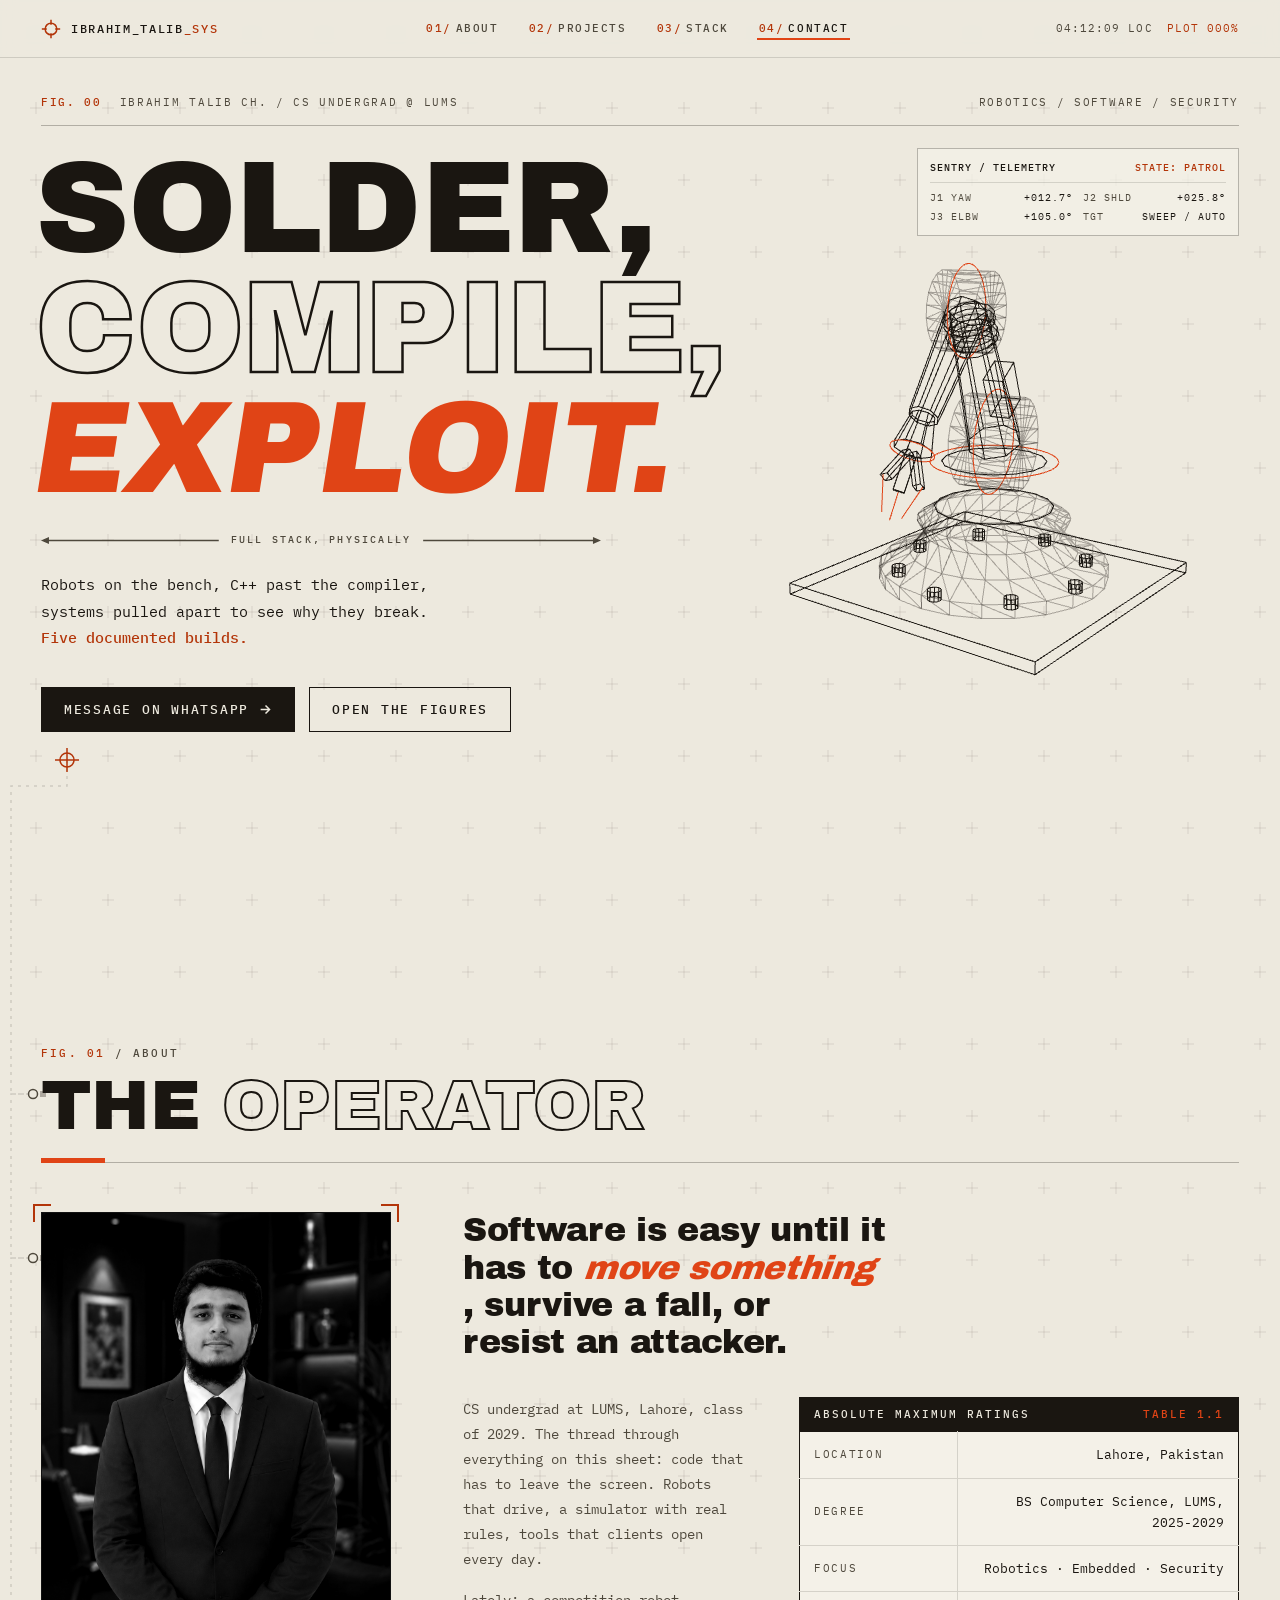
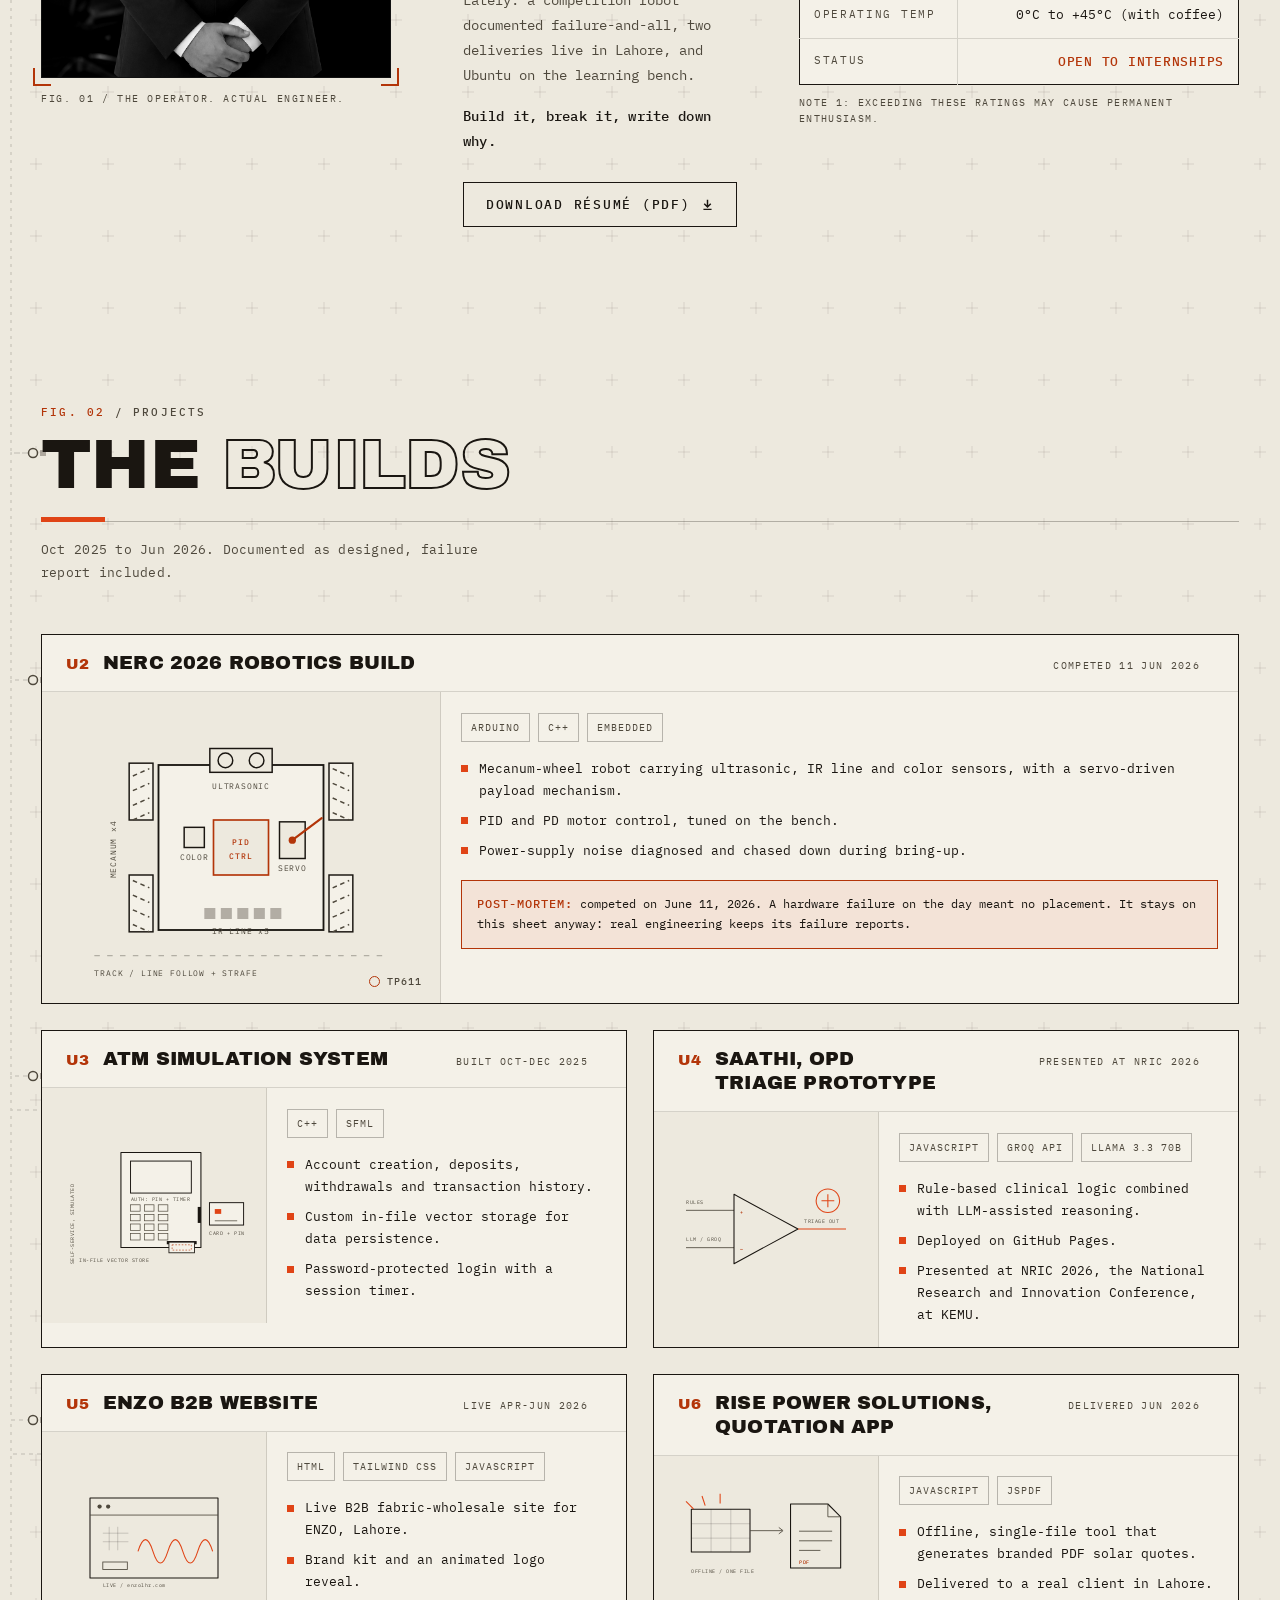
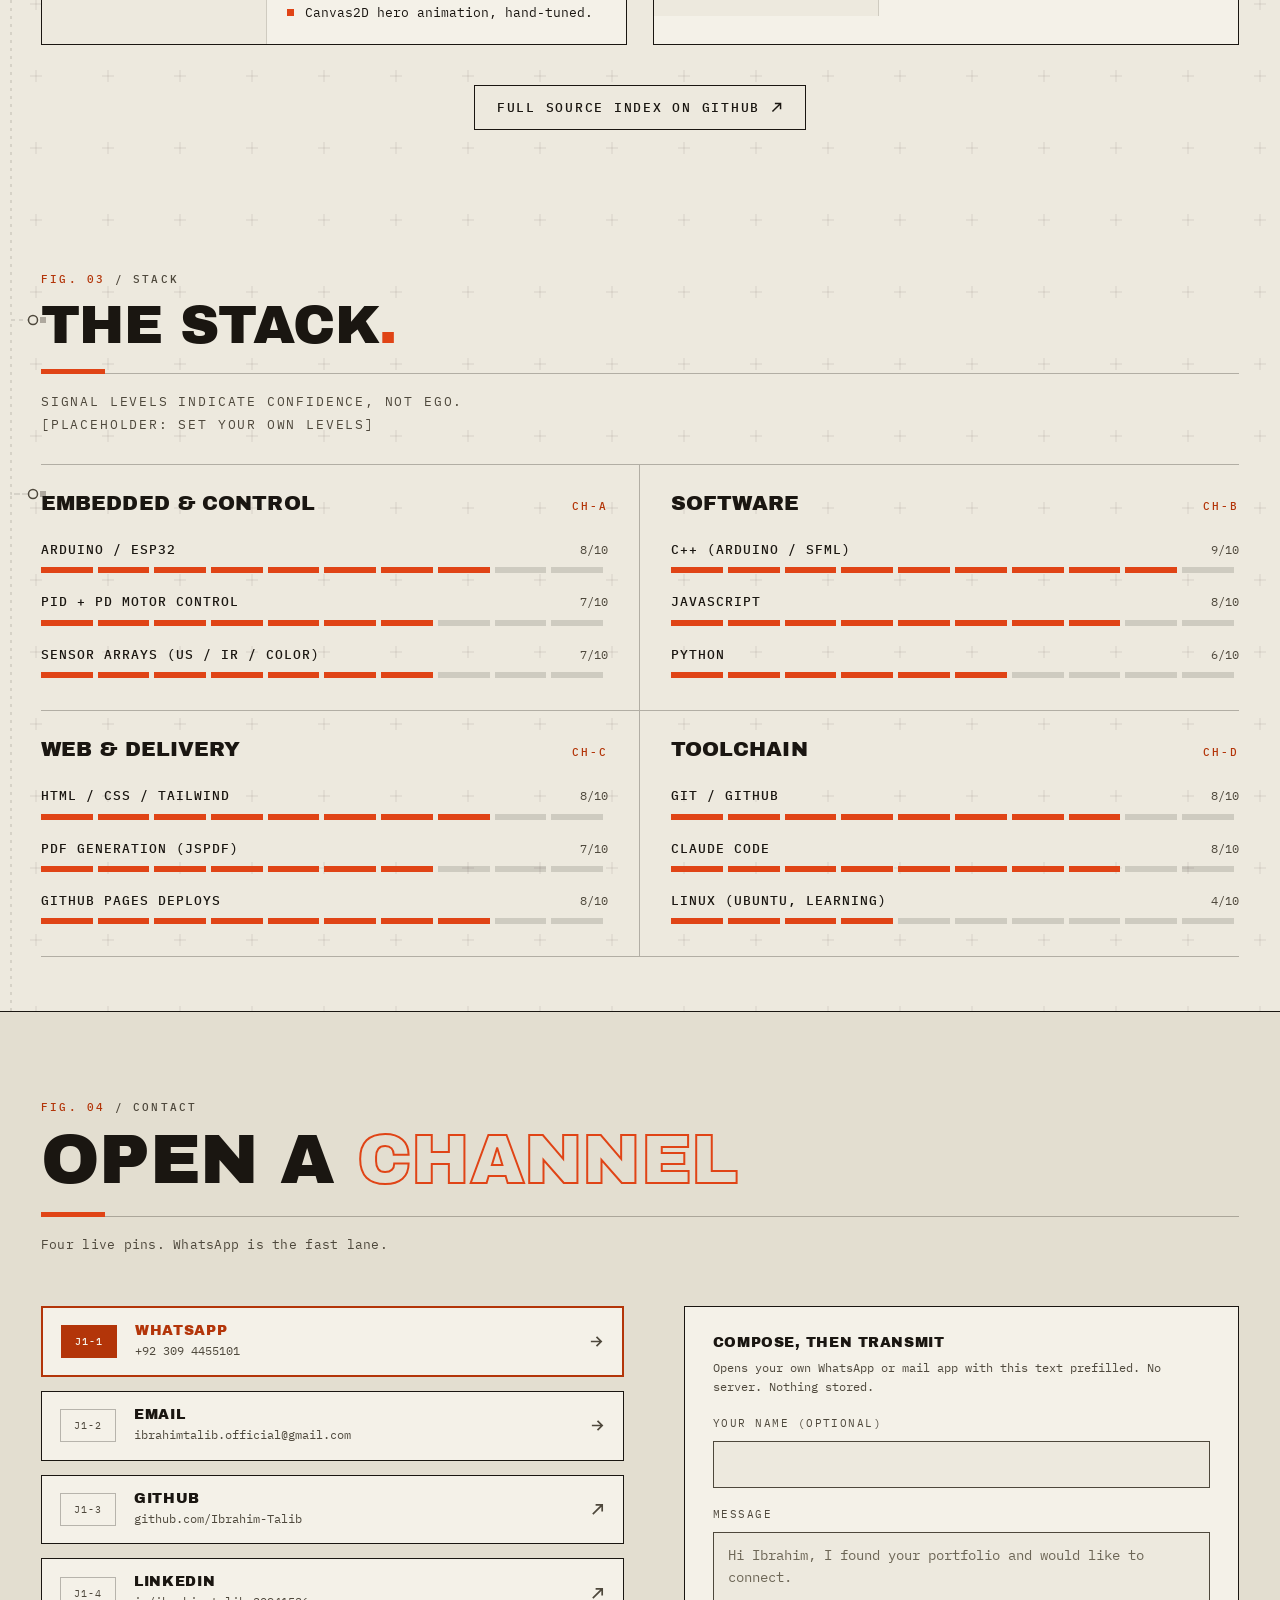
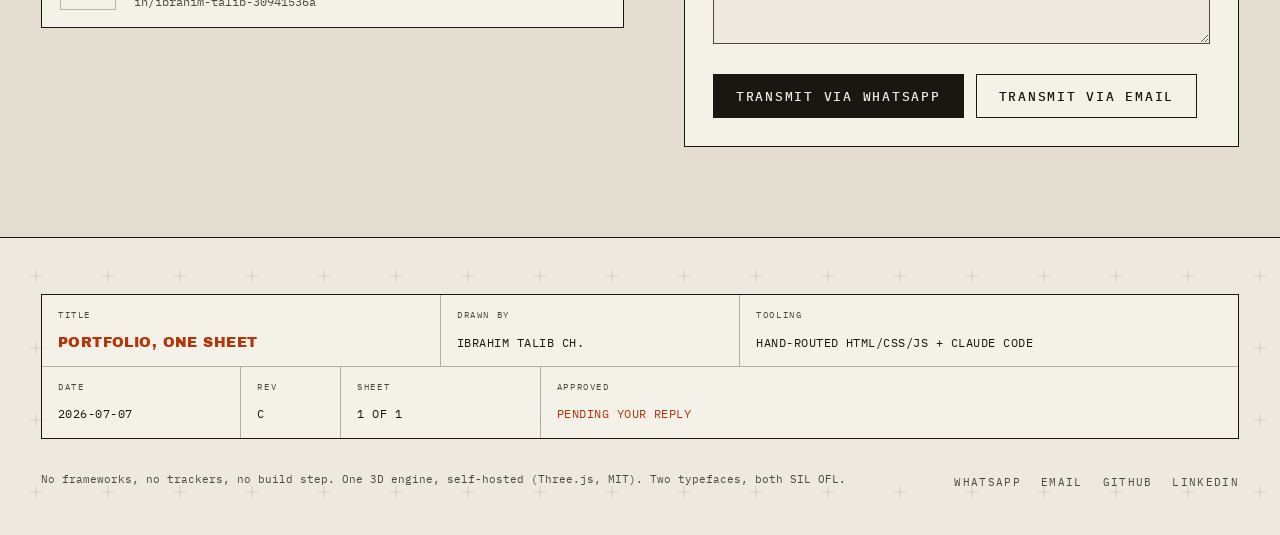
<file: index.html>
<!DOCTYPE html>
<html lang="en">
<head>
<meta charset="UTF-8">
<meta name="viewport" content="width=device-width, initial-scale=1">
<script>document.documentElement.classList.add('js');try{if(sessionStorage.getItem('it-booted'))document.documentElement.classList.add('booted')}catch(e){document.documentElement.classList.add('booted')}</script>
<title>Ibrahim Talib Ch. | Solder. Compile. Exploit.</title>
<meta name="description" content="Portfolio of Ibrahim Talib Ch., CS undergrad at LUMS, Lahore. Robots on the bench, C++ past the compiler, systems pulled apart to see why they break. Five documented builds.">
<meta name="color-scheme" content="light">
<meta name="theme-color" content="#ede9de">
<meta property="og:type" content="website">
<meta property="og:title" content="Ibrahim Talib Ch. | Solder. Compile. Exploit.">
<meta property="og:description" content="CS undergrad at LUMS. Five documented builds: embedded robotics, C++ systems, and live web tools, one delivered to a real client.">
<meta property="og:url" content="https://ibrahim-talib.github.io/">
<meta property="og:image" content="https://ibrahim-talib.github.io/assets/images/og.png">
<meta property="og:image:width" content="1200">
<meta property="og:image:height" content="630">
<meta property="og:image:alt" content="Drafting sheet reading Solder, Compile, Exploit. Ibrahim Talib Ch., CS undergrad at LUMS.">
<meta name="twitter:card" content="summary_large_image">
<link rel="icon" href="assets/svg/favicon.svg" type="image/svg+xml">
<link rel="icon" href="assets/images/favicon-32.png" type="image/png" sizes="32x32">
<link rel="apple-touch-icon" href="assets/images/apple-touch-icon.png">
<link rel="preload" href="assets/fonts/archivoblack-400.woff2" as="font" type="font/woff2" crossorigin>
<link rel="preload" href="assets/fonts/plexmono-400.woff2" as="font" type="font/woff2" crossorigin>
<link rel="stylesheet" href="css/style.css">
<noscript><style>.composer{display:none}</style></noscript>
</head>
<body>

<a class="skip-link" href="#main">Skip to content</a>

<!-- Boot: the sheet comes off the plotter. JS visitors only, once per session. -->
<div class="boot" id="boot" aria-hidden="true">
  <div class="boot-inner">
    <pre class="boot-lines"><span>IT/PRTF-2026, SHEET 01</span><span>PAPER ............ OK</span><span>PEN 01 ........... OK</span><span>GRID ............. OK</span><span>PLOTTING 5 FIGURES</span></pre>
    <div class="boot-rule"></div>
  </div>
</div>

<!-- The plotter spine: drawn across the whole sheet as you scroll. Built by JS. -->
<svg class="spine" id="spine" aria-hidden="true" focusable="false" width="0" height="0">
  <path class="spine-ghost" id="spine-ghost" d="M0 0"/>
  <path class="spine-rail" id="spine-rail" d="M0 0"/>
  <g id="spine-nodes"></g>
  <polygon class="spine-end" id="spine-end" points="0,0"/>
  <g class="spine-pen" id="spine-pen">
    <circle r="7"/>
    <line x1="-12" y1="0" x2="12" y2="0"/>
    <line x1="0" y1="-12" x2="0" y2="12"/>
  </g>
</svg>

<header class="site-head" id="top">
  <a class="brand" href="#top" aria-label="Ibrahim Talib Ch., back to top">
    <svg class="brand-mark" viewBox="0 0 24 24" aria-hidden="true" focusable="false">
      <circle cx="12" cy="12" r="7" fill="none" stroke="currentColor" stroke-width="1.8"/>
      <path d="M12 1v6M12 17v6M1 12h6M17 12h6" stroke="currentColor" stroke-width="1.8"/>
    </svg>
    <span class="brand-name">IBRAHIM_TALIB<span class="brand-sys">_SYS</span></span>
    <span class="brand-name brand-name-s" aria-hidden="true">IT<span class="brand-sys">_SYS</span></span>
  </a>
  <nav class="site-nav" aria-label="Primary">
    <a href="#profile"><span class="nav-no" aria-hidden="true">01/</span>ABOUT</a>
    <a href="#projects"><span class="nav-no" aria-hidden="true">02/</span>PROJECTS</a>
    <a href="#skills"><span class="nav-no" aria-hidden="true">03/</span>STACK</a>
    <a href="#contact"><span class="nav-no" aria-hidden="true">04/</span>CONTACT</a>
  </nav>
  <div class="head-status" aria-hidden="true">
    <span id="clock">--:--:-- LOC</span>
    <span class="plotted" id="plotted">PLOT 000%</span>
  </div>
</header>

<main id="main">

  <!-- ============ FIG. 00 / HERO ============ -->
  <section class="hero" aria-label="Introduction">
    <div class="reticle" aria-hidden="true">
      <span class="ret-h" id="ret-h"></span>
      <span class="ret-v" id="ret-v"></span>
      <span class="ret-dot" id="ret-dot"></span>
      <span class="ret-read" id="ret-read">X 0000 / Y 0000</span>
    </div>
    <div class="wrap" style="width:100%">
      <p class="hero-eyebrow" data-reveal>
        <span class="eb-fig">FIG. 00</span>
        <span>IBRAHIM TALIB CH. / CS UNDERGRAD @ LUMS</span>
        <span class="eb-domains">ROBOTICS / SOFTWARE / SECURITY</span>
      </p>
      <div class="hero-grid">
        <div class="hero-copy">
          <h1 class="hero-title" data-reveal>
            <span class="line l-solid">Solder,</span>
            <span class="line l-hollow">Compile,</span>
            <span class="line"><span class="l-signal">Exploit.</span></span>
          </h1>
          <div class="dim" data-reveal style="--i:1" aria-hidden="true">
            <span class="dim-label">FULL STACK, PHYSICALLY</span>
          </div>
          <p class="hero-sub" data-reveal style="--i:2">
            Robots on the bench, C++ past the compiler, systems pulled apart
            to see why they break. <strong>Five documented builds.</strong>
          </p>
          <div class="hero-cta" data-reveal data-spine style="--i:3">
            <a class="btn btn-primary" href="https://wa.me/923094455101?text=Hi%20Ibrahim%2C%20I%20found%20your%20portfolio%20and%20would%20like%20to%20connect."
               target="_blank" rel="noopener noreferrer"
               aria-label="Message Ibrahim on WhatsApp, opens in a new tab">
              MESSAGE ON WHATSAPP
              <svg viewBox="0 0 16 16" aria-hidden="true" focusable="false"><path d="M2 8h10M8 3l5 5-5 5" fill="none" stroke="currentColor" stroke-width="1.8"/></svg>
            </a>
            <a class="btn btn-ghost" href="#projects">OPEN THE FIGURES</a>
          </div>
        </div>
        <div class="hero-side" data-reveal style="--i:2" aria-hidden="true">
          <div class="arm-bay" id="arm-bay">
            <canvas class="arm-canvas" id="arm-canvas"></canvas>
            <!-- static fallback: shown for no-JS, no-WebGL, tiny screens, or load failure -->
            <svg class="arm-fallback" viewBox="0 0 360 340" focusable="false">
              <rect class="g-body" x="120" y="292" width="120" height="10"/>
              <path class="g-body" d="M138 292 q4 -34 42 -38 h4 q34 4 38 38"/>
              <circle class="g-hot" cx="180" cy="252" r="8"/>
              <path class="g-body" d="M174 250 L128 138"/>
              <path class="g-body" d="M188 250 L142 132"/>
              <circle class="g-hot" cx="134" cy="134" r="9"/>
              <path class="g-body" d="M136 126 L212 74"/>
              <path class="g-body" d="M142 140 L218 86"/>
              <circle class="g-hot" cx="216" cy="80" r="7"/>
              <path class="g-body" d="M222 76 L262 62 L280 70"/>
              <path class="g-body" d="M262 62 L284 46"/>
              <path class="g-hot" d="M280 70 L296 78 M284 46 L300 40"/>
              <path class="g-weave" d="M60 320 H300"/>
              <text class="g-label" x="120" y="330">SENTRY ARM / STATIC PLOT</text>
            </svg>
            <div class="arm-tel">
              <p class="arm-tel-head"><span>SENTRY / TELEMETRY</span><span id="arm-state">STATE: STANDBY</span></p>
              <p class="arm-tel-grid">
                <span class="tk">J1 YAW</span><span class="tv" id="tel-j1">----</span>
                <span class="tk">J2 SHLD</span><span class="tv" id="tel-j2">----</span>
                <span class="tk">J3 ELBW</span><span class="tv" id="tel-j3">----</span>
                <span class="tk">TGT</span><span class="tv" id="tel-tgt">X ---- / Y ----</span>
              </p>
            </div>
          </div>
        </div>
      </div>
    </div>
  </section>

  <!-- ============ FIG. 01 / ABOUT ============ -->
  <section class="sec" id="profile" aria-labelledby="profile-h">
    <div class="wrap">
      <header class="sec-head" data-reveal data-spine>
        <p class="fig-tag"><b>FIG. 01</b> / ABOUT</p>
        <h2 id="profile-h">THE <span class="hollow">OPERATOR</span></h2>
        <div class="sec-rule" aria-hidden="true"></div>
      </header>

      <div class="profile-grid">
        <figure class="fig" data-reveal data-spine>
          <span class="fig-mark tl" aria-hidden="true"></span>
          <span class="fig-mark tr" aria-hidden="true"></span>
          <span class="fig-mark bl" aria-hidden="true"></span>
          <span class="fig-mark br" aria-hidden="true"></span>
          <img src="assets/images/me.png" alt="Portrait of Ibrahim Talib Ch. in a brown suit and dark red tie" width="900" height="1200" loading="lazy" decoding="async">
          <figcaption>FIG. 01 / THE OPERATOR. ACTUAL ENGINEER.</figcaption>
        </figure>

        <div class="profile-body">
          <h3 class="about-thesis" data-reveal>Software is easy until it has to
            <em>move something</em>, survive a fall, or resist an attacker.</h3>

          <div class="about-cols">
            <div class="about-copy" data-reveal style="--i:1">
              <p>CS undergrad at LUMS, Lahore, class of 2029. The thread through
              everything on this sheet: code that has to leave the screen.
              Robots that drive, a simulator with real rules, tools that
              clients open every day.</p>
              <p>Lately: a competition robot documented failure-and-all, two
              deliveries live in Lahore, and Ubuntu on the learning bench.</p>
              <p class="about-motto">Build it, break it, write down why.</p>
              <a class="btn btn-ghost" href="assets/ibrahim-talib-resume.pdf" download>
                DOWNLOAD R&Eacute;SUM&Eacute; (PDF)
                <svg viewBox="0 0 16 16" aria-hidden="true" focusable="false"><path d="M8 2v8M4 7l4 4 4-4M3 14h10" fill="none" stroke="currentColor" stroke-width="1.8"/></svg>
              </a>
            </div>

            <div class="ratings" data-reveal style="--i:2">
              <div class="ratings-head">
                <span>ABSOLUTE MAXIMUM RATINGS</span>
                <span class="ratings-no">TABLE 1.1</span>
              </div>
              <table class="ratings-tbl">
                <tbody>
                  <tr><th scope="row">LOCATION</th><td>Lahore, Pakistan</td></tr>
                  <tr><th scope="row">DEGREE</th><td>BS Computer Science, LUMS, 2025-2029</td></tr>
                  <tr><th scope="row">FOCUS</th><td>Robotics &middot; Embedded &middot; Security</td></tr>
                  <tr><th scope="row">OPERATING TEMP</th><td>0&deg;C to +45&deg;C (with coffee)</td></tr>
                  <tr><th scope="row">STATUS</th><td class="ratings-hot">OPEN TO INTERNSHIPS</td></tr>
                </tbody>
              </table>
              <p class="ratings-note">NOTE 1: EXCEEDING THESE RATINGS MAY CAUSE PERMANENT ENTHUSIASM.</p>
            </div>
          </div>
        </div>
      </div>
    </div>
  </section>

  <!-- ============ FIG. 02 / PROJECTS ============ -->
  <section class="sec" id="projects" aria-labelledby="projects-h">
    <div class="wrap">
      <header class="sec-head" data-reveal data-spine>
        <p class="fig-tag"><b>FIG. 02</b> / PROJECTS</p>
        <h2 id="projects-h">THE <span class="hollow">BUILDS</span></h2>
        <div class="sec-rule" aria-hidden="true"></div>
        <p class="sec-sub">Oct 2025 to Jun 2026. Documented as designed, failure report included.</p>
      </header>

      <!-- U2 featured -->
      <details class="module module-featured" id="u2" data-reveal data-spine open>
        <summary class="module-sum">
          <span class="module-ref" aria-hidden="true">U2</span>
          <h3 class="module-title">NERC 2026 Robotics Build</h3>
          <span class="module-status">COMPETED 11 JUN 2026</span>
          <svg class="sum-chev" viewBox="0 0 12 12" aria-hidden="true" focusable="false"><path d="M2 4l4 4 4-4"/></svg>
        </summary>
        <div class="module-inner">
          <div class="module-media module-media-robot">
            <svg class="robot" viewBox="0 0 360 300" role="img" aria-label="Top-view drawing of the mecanum-wheel competition robot. It strafes along a dashed track while its ultrasonic sensor pings, the IR line array scans and the servo arm sweeps.">
              <path class="r-track" d="M20 268 H340"/>
              <g class="r-rig">
                <!-- chassis -->
                <rect class="r-chassis" x="90" y="60" width="180" height="180"/>
                <!-- mecanum wheels with 45 degree rollers -->
                <g class="r-wheel" transform="translate(58,58)">
                  <rect width="26" height="62"/><path class="r-rollers" d="M4 14l18-8M4 30l18-8M4 46l18-8M4 62l18-8"/>
                </g>
                <g class="r-wheel" transform="translate(276,58)">
                  <rect width="26" height="62"/><path class="r-rollers" d="M4 6l18 8M4 22l18 8M4 38l18 8M4 54l18 8"/>
                </g>
                <g class="r-wheel" transform="translate(58,180)">
                  <rect width="26" height="62"/><path class="r-rollers" d="M4 6l18 8M4 22l18 8M4 38l18 8M4 54l18 8"/>
                </g>
                <g class="r-wheel" transform="translate(276,180)">
                  <rect width="26" height="62"/><path class="r-rollers" d="M4 14l18-8M4 30l18-8M4 46l18-8M4 62l18-8"/>
                </g>
                <!-- ultrasonic eyes -->
                <g class="r-sensor">
                  <rect x="146" y="42" width="68" height="26"/>
                  <circle cx="163" cy="55" r="8"/><circle cx="197" cy="55" r="8"/>
                </g>
                <path class="r-ping p1" d="M150 30a44 44 0 0 1 60 0"/>
                <path class="r-ping p2" d="M138 18a64 64 0 0 1 84 0"/>
                <!-- controller -->
                <rect class="r-mcu" x="150" y="120" width="60" height="60"/>
                <text class="r-label r-label-mcu" x="180" y="147" text-anchor="middle">PID</text>
                <text class="r-label r-label-mcu" x="180" y="163" text-anchor="middle">CTRL</text>
                <!-- color sensor -->
                <rect class="r-color" x="118" y="128" width="22" height="22"/>
                <!-- servo payload -->
                <g class="r-servo">
                  <rect x="222" y="122" width="28" height="40"/>
                  <path class="r-arm" d="M236 142 L268 118"/>
                  <circle cx="236" cy="142" r="4"/>
                </g>
                <!-- IR line array -->
                <g class="r-ir">
                  <rect x="140" y="216" width="12" height="12"/><rect x="158" y="216" width="12" height="12"/>
                  <rect x="176" y="216" width="12" height="12"/><rect x="194" y="216" width="12" height="12"/>
                  <rect x="212" y="216" width="12" height="12"/>
                </g>
                <!-- callouts ride with the rig -->
                <text class="r-label" x="180" y="86" text-anchor="middle">ULTRASONIC</text>
                <text class="r-label" x="129" y="164" text-anchor="middle">COLOR</text>
                <text class="r-label" x="236" y="176" text-anchor="middle">SERVO</text>
                <text class="r-label" x="180" y="244" text-anchor="middle">IR LINE x5</text>
              </g>
              <text class="r-label" x="44" y="152" text-anchor="middle" transform="rotate(-90 44 152)">MECANUM x4</text>
              <text class="r-label" x="20" y="290">TRACK / LINE FOLLOW + STRAFE</text>
            </svg>
            <!-- TP611: the power-noise test point. A real story from bring-up. -->
            <button class="tp611" id="tp611" type="button" aria-label="Test point TP611. Probe it.">
              <span class="tp611-pad" aria-hidden="true"></span>TP611
            </button>
            <div class="tp611-readout" id="tp611-readout" role="status" hidden>
              <p><strong>TP611 / RAIL NOISE REPRODUCED.</strong>
              Power-supply noise was diagnosed on this robot during bring-up,
              and it still made it to competition day, June 11, 2026.
              Failures get documented here, not hidden.</p>
              <button type="button" class="tp611-close" aria-label="Dismiss readout">CLEAR</button>
            </div>
          </div>
          <div class="module-body">
            <ul class="chips" aria-label="Technologies">
              <li>ARDUINO</li><li>C++</li><li>EMBEDDED</li>
            </ul>
            <ul class="module-facts">
              <li>Mecanum-wheel robot carrying ultrasonic, IR line and color sensors, with a servo-driven payload mechanism.</li>
              <li>PID and PD motor control, tuned on the bench.</li>
              <li>Power-supply noise diagnosed and chased down during bring-up.</li>
            </ul>
            <aside class="postmortem">
              <p><strong>POST-MORTEM:</strong> competed on June 11, 2026. A hardware
              failure on the day meant no placement. It stays on this sheet anyway:
              real engineering keeps its failure reports.</p>
            </aside>
          </div>
        </div>
      </details>

      <div class="module-grid">
        <!-- U3 ATM -->
        <details class="module" id="u3" data-reveal data-spine open>
          <summary class="module-sum">
            <span class="module-ref" aria-hidden="true">U3</span>
            <h3 class="module-title">ATM Simulation System</h3>
            <span class="module-status">BUILT OCT-DEC 2025</span>
            <svg class="sum-chev" viewBox="0 0 12 12" aria-hidden="true" focusable="false"><path d="M2 4l4 4 4-4"/></svg>
          </summary>
          <div class="module-inner">
            <div class="module-media">
              <svg class="atm" viewBox="0 0 360 230" role="img" aria-label="Line drawing of the ATM simulator. A bank card feeds into the card slot, the screen types out balance, deposit, withdraw and history, and a banknote leaves the cash slot.">
                <text class="g-label" x="30" y="150" text-anchor="middle" transform="rotate(-90 30 150)">SELF-SERVICE, SIMULATED</text>
                <!-- machine body -->
                <rect class="g-body g-fill" x="118" y="16" width="150" height="178"/>
                <!-- screen. menu lines live in their own group so the
                     typing stagger indexes them 1-4 -->
                <rect class="atm-screen" x="136" y="32" width="114" height="60"/>
                <g class="atm-menu">
                  <text class="atm-menuline m-hot" x="144" y="48">&gt; BALANCE</text>
                  <text class="atm-menuline" x="144" y="61">DEPOSIT</text>
                  <text class="atm-menuline" x="144" y="74">WITHDRAW</text>
                  <text class="atm-menuline" x="144" y="87">HISTORY</text>
                  <rect class="atm-cursor" x="230" y="40" width="6" height="9"/>
                </g>
                <text class="g-label" x="136" y="106">AUTH: PIN + TIMER</text>
                <!-- keypad -->
                <g aria-hidden="true">
                  <rect class="atm-key" x="136" y="114" width="18" height="12"/><rect class="atm-key" x="162" y="114" width="18" height="12"/><rect class="atm-key" x="188" y="114" width="18" height="12"/>
                  <rect class="atm-key" x="136" y="132" width="18" height="12"/><rect class="atm-key" x="162" y="132" width="18" height="12"/><rect class="atm-key" x="188" y="132" width="18" height="12"/>
                  <rect class="atm-key" x="136" y="150" width="18" height="12"/><rect class="atm-key" x="162" y="150" width="18" height="12"/><rect class="atm-key" x="188" y="150" width="18" height="12"/>
                  <rect class="atm-key" x="136" y="168" width="18" height="12"/><rect class="atm-key" x="162" y="168" width="18" height="12"/><rect class="atm-key" x="188" y="168" width="18" height="12"/>
                </g>
                <!-- card slot on the right wall + card that feeds in.
                     the clip swallows the card at the wall, like a real reader -->
                <defs>
                  <clipPath id="atm-feed-clip"><rect x="262" y="90" width="98" height="80"/></clipPath>
                </defs>
                <rect class="atm-slot" x="262" y="118" width="6" height="30"/>
                <g clip-path="url(#atm-feed-clip)">
                  <g class="atm-card-g">
                    <rect class="atm-card" x="284" y="110" width="64" height="42"/>
                    <rect class="atm-chip" x="294" y="122" width="12" height="9"/>
                    <path class="atm-stripe" d="M294 144 H336"/>
                  </g>
                </g>
                <text class="g-label" x="284" y="170">CARD + PIN</text>
                <!-- cash slot + note -->
                <rect class="atm-slot" x="204" y="182" width="56" height="6"/>
                <g class="atm-note-g">
                  <rect class="atm-note" x="208" y="184" width="48" height="20"/>
                  <rect class="atm-note-inner" x="214" y="189" width="36" height="10"/>
                </g>
                <text class="g-label" x="40" y="222">IN-FILE VECTOR STORE</text>
              </svg>
            </div>
            <div class="module-body">
              <ul class="chips" aria-label="Technologies"><li>C++</li><li>SFML</li></ul>
              <ul class="module-facts">
                <li>Account creation, deposits, withdrawals and transaction history.</li>
                <li>Custom in-file vector storage for data persistence.</li>
                <li>Password-protected login with a session timer.</li>
              </ul>
            </div>
          </div>
        </details>

        <!-- U4 SAATHI -->
        <details class="module" id="u4" data-reveal data-spine open style="--i:1">
          <summary class="module-sum">
            <span class="module-ref" aria-hidden="true">U4</span>
            <h3 class="module-title">SAATHI, OPD Triage Prototype</h3>
            <span class="module-status">PRESENTED AT NRIC 2026</span>
            <svg class="sum-chev" viewBox="0 0 12 12" aria-hidden="true" focusable="false"><path d="M2 4l4 4 4-4"/></svg>
          </summary>
          <div class="module-inner">
            <div class="module-media">
              <svg class="glyph" viewBox="0 0 360 210" role="img" aria-label="Drawing of the triage logic: rule-based input and an LLM input flow into a comparator that outputs a triage decision.">
                <path class="g-line sa-in" d="M30 70 H120"/>
                <path class="g-line sa-in sa-in2" d="M30 140 H120"/>
                <text class="g-label" x="30" y="58">RULES</text>
                <text class="g-label" x="30" y="128">LLM / GROQ</text>
                <path class="g-body" d="M120 40 L240 105 L120 170 Z"/>
                <text class="g-label g-label-hot" x="132" y="76">+</text>
                <text class="g-label g-label-hot" x="132" y="146">~</text>
                <path class="g-hot sa-out" d="M240 105 H330"/>
                <text class="g-label" x="252" y="93">TRIAGE OUT</text>
                <g class="g-hot sa-cross">
                  <circle cx="296" cy="52" r="22"/>
                  <path d="M296 40v24M284 52h24"/>
                </g>
              </svg>
            </div>
            <div class="module-body">
              <ul class="chips" aria-label="Technologies"><li>JAVASCRIPT</li><li>GROQ API</li><li>LLAMA 3.3 70B</li></ul>
              <ul class="module-facts">
                <li>Rule-based clinical logic combined with LLM-assisted reasoning.</li>
                <li>Deployed on GitHub Pages.</li>
                <li>Presented at NRIC 2026, the National Research and Innovation Conference, at KEMU.</li>
              </ul>
            </div>
          </div>
        </details>

        <!-- U5 ENZO -->
        <details class="module" id="u5" data-reveal data-spine open>
          <summary class="module-sum">
            <span class="module-ref" aria-hidden="true">U5</span>
            <h3 class="module-title">ENZO B2B Website</h3>
            <span class="module-status">LIVE APR-JUN 2026</span>
            <svg class="sum-chev" viewBox="0 0 12 12" aria-hidden="true" focusable="false"><path d="M2 4l4 4 4-4"/></svg>
          </summary>
          <div class="module-inner">
            <div class="module-media">
              <svg class="glyph" viewBox="0 0 360 210" role="img" aria-label="Drawing of a browser window running the ENZO site: a live waveform animates across the hero while a call-to-action button is clicked.">
                <rect class="g-body" x="60" y="30" width="240" height="150"/>
                <path class="g-line" d="M60 62 H300"/>
                <circle class="g-dot" cx="78" cy="46" r="4"/>
                <circle class="g-dot" cx="94" cy="46" r="4"/>
                <path class="g-weave" d="M84 96h48M84 112h48M96 84v44M112 84v44"/>
                <g class="en-cta">
                  <rect class="en-cta-fill" x="84" y="150" width="46" height="14"/>
                  <rect x="84" y="150" width="46" height="14" fill="none" stroke="currentColor" style="color:var(--ink-2)" stroke-width="1.6"/>
                </g>
                <path class="g-hot en-wave" pathLength="1" d="M150 130 q14 -44 28 0 t28 0 t28 0 t28 0 t28 0"/>
                <circle class="en-dot" r="3.4" style="offset-path:path('M150 130 q14 -44 28 0 t28 0 t28 0 t28 0 t28 0')"/>
                <text class="g-label" x="84" y="172" dy="24">LIVE / enzolhr.com</text>
              </svg>
            </div>
            <div class="module-body">
              <ul class="chips" aria-label="Technologies"><li>HTML</li><li>TAILWIND CSS</li><li>JAVASCRIPT</li></ul>
              <ul class="module-facts">
                <li>Live B2B fabric-wholesale site for ENZO, Lahore.</li>
                <li>Brand kit and an animated logo reveal.</li>
                <li>Canvas2D hero animation, hand-tuned.</li>
              </ul>
            </div>
          </div>
        </details>

        <!-- U6 RISE -->
        <details class="module" id="u6" data-reveal data-spine open style="--i:1">
          <summary class="module-sum">
            <span class="module-ref" aria-hidden="true">U6</span>
            <h3 class="module-title">RISE Power Solutions, Quotation App</h3>
            <span class="module-status">DELIVERED JUN 2026</span>
            <svg class="sum-chev" viewBox="0 0 12 12" aria-hidden="true" focusable="false"><path d="M2 4l4 4 4-4"/></svg>
          </summary>
          <div class="module-inner">
            <div class="module-media">
              <svg class="glyph" viewBox="0 0 360 210" role="img" aria-label="Drawing of the quotation tool: sunlight hits a solar panel, power flows to a document, and the branded PDF quote prints line by line.">
                <g class="g-panel">
                  <rect class="g-body" x="40" y="55" width="110" height="80"/>
                  <path class="g-weave" d="M40 82h110M40 109h110M77 55v80M114 55v80"/>
                </g>
                <g class="ri-rays">
                  <path class="g-hot ri-ray" d="M30 40 L44 54"/>
                  <path class="g-hot ri-ray" d="M60 30 L66 48"/>
                  <path class="g-hot ri-ray" d="M94 26 L94 44"/>
                </g>
                <path class="g-line ri-flow" d="M150 95 H210"/>
                <path class="g-line" d="M204 89 L212 95 L204 101"/>
                <g class="g-doc">
                  <path class="g-body" d="M226 45 h70 l24 24 v96 h-94 Z"/>
                  <path class="g-line" d="M296 45 v24 h24"/>
                  <g>
                    <path class="g-line ri-doc-line" pathLength="70" d="M242 96h62"/>
                    <path class="g-line ri-doc-line" pathLength="70" d="M242 114h62"/>
                    <path class="g-line ri-doc-line" pathLength="70" d="M242 132h40"/>
                  </g>
                  <text class="g-label g-label-hot" x="242" y="158">PDF</text>
                </g>
                <text class="g-label" x="40" y="160" dy="14">OFFLINE / ONE FILE</text>
              </svg>
            </div>
            <div class="module-body">
              <ul class="chips" aria-label="Technologies"><li>JAVASCRIPT</li><li>JSPDF</li></ul>
              <ul class="module-facts">
                <li>Offline, single-file tool that generates branded PDF solar quotes.</li>
                <li>Delivered to a real client in Lahore.</li>
              </ul>
            </div>
          </div>
        </details>
      </div>

      <div class="module-more" data-reveal>
        <a class="btn btn-ghost" href="https://github.com/Ibrahim-Talib" target="_blank" rel="noopener noreferrer"
           aria-label="All repositories on GitHub, opens in a new tab">
          FULL SOURCE INDEX ON GITHUB
          <svg viewBox="0 0 16 16" aria-hidden="true" focusable="false"><path d="M3 13L13 3M6 3h7v7" fill="none" stroke="currentColor" stroke-width="1.8"/></svg>
        </a>
      </div>
    </div>
  </section>

  <!-- ============ FIG. 03 / STACK ============ -->
  <section class="sec" id="skills" aria-labelledby="skills-h">
    <div class="wrap">
      <header class="sec-head" data-reveal data-spine>
        <p class="fig-tag"><b>FIG. 03</b> / STACK</p>
        <h2 id="skills-h">THE STACK<span class="h-dot">.</span></h2>
        <div class="sec-rule" aria-hidden="true"></div>
        <p class="sec-sub sub-caps">SIGNAL LEVELS INDICATE CONFIDENCE, NOT EGO. [PLACEHOLDER: SET YOUR OWN LEVELS]</p>
      </header>

      <div class="stack-grid" data-reveal-group data-spine>
        <div class="channel">
          <header class="channel-head">
            <h3>EMBEDDED &amp; CONTROL</h3>
            <span class="channel-tag" aria-hidden="true">CH-A</span>
          </header>
          <ul class="meters">
            <li class="meter-row" style="--lvl:8; --i:0">
              <span class="meter-name">ARDUINO / ESP32</span>
              <span class="meter-val">8/10</span>
              <span class="meter" aria-hidden="true"><span class="meter-fill"></span></span>
            </li>
            <li class="meter-row" style="--lvl:7; --i:1">
              <span class="meter-name">PID + PD MOTOR CONTROL</span>
              <span class="meter-val">7/10</span>
              <span class="meter" aria-hidden="true"><span class="meter-fill"></span></span>
            </li>
            <li class="meter-row" style="--lvl:7; --i:2">
              <span class="meter-name">SENSOR ARRAYS (US / IR / COLOR)</span>
              <span class="meter-val">7/10</span>
              <span class="meter" aria-hidden="true"><span class="meter-fill"></span></span>
            </li>
          </ul>
        </div>
        <div class="channel">
          <header class="channel-head">
            <h3>SOFTWARE</h3>
            <span class="channel-tag" aria-hidden="true">CH-B</span>
          </header>
          <ul class="meters">
            <li class="meter-row" style="--lvl:9; --i:0">
              <span class="meter-name">C++ (ARDUINO / SFML)</span>
              <span class="meter-val">9/10</span>
              <span class="meter" aria-hidden="true"><span class="meter-fill"></span></span>
            </li>
            <li class="meter-row" style="--lvl:8; --i:1">
              <span class="meter-name">JAVASCRIPT</span>
              <span class="meter-val">8/10</span>
              <span class="meter" aria-hidden="true"><span class="meter-fill"></span></span>
            </li>
            <li class="meter-row" style="--lvl:6; --i:2">
              <span class="meter-name">PYTHON</span>
              <span class="meter-val">6/10</span>
              <span class="meter" aria-hidden="true"><span class="meter-fill"></span></span>
            </li>
          </ul>
        </div>
        <div class="channel">
          <header class="channel-head">
            <h3>WEB &amp; DELIVERY</h3>
            <span class="channel-tag" aria-hidden="true">CH-C</span>
          </header>
          <ul class="meters">
            <li class="meter-row" style="--lvl:8; --i:0">
              <span class="meter-name">HTML / CSS / TAILWIND</span>
              <span class="meter-val">8/10</span>
              <span class="meter" aria-hidden="true"><span class="meter-fill"></span></span>
            </li>
            <li class="meter-row" style="--lvl:7; --i:1">
              <span class="meter-name">PDF GENERATION (JSPDF)</span>
              <span class="meter-val">7/10</span>
              <span class="meter" aria-hidden="true"><span class="meter-fill"></span></span>
            </li>
            <li class="meter-row" style="--lvl:8; --i:2">
              <span class="meter-name">GITHUB PAGES DEPLOYS</span>
              <span class="meter-val">8/10</span>
              <span class="meter" aria-hidden="true"><span class="meter-fill"></span></span>
            </li>
          </ul>
        </div>
        <div class="channel">
          <header class="channel-head">
            <h3>TOOLCHAIN</h3>
            <span class="channel-tag" aria-hidden="true">CH-D</span>
          </header>
          <ul class="meters">
            <li class="meter-row" style="--lvl:8; --i:0">
              <span class="meter-name">GIT / GITHUB</span>
              <span class="meter-val">8/10</span>
              <span class="meter" aria-hidden="true"><span class="meter-fill"></span></span>
            </li>
            <li class="meter-row" style="--lvl:8; --i:1">
              <span class="meter-name">CLAUDE CODE</span>
              <span class="meter-val">8/10</span>
              <span class="meter" aria-hidden="true"><span class="meter-fill"></span></span>
            </li>
            <li class="meter-row" style="--lvl:4; --i:2">
              <span class="meter-name">LINUX (UBUNTU, LEARNING)</span>
              <span class="meter-val">4/10</span>
              <span class="meter" aria-hidden="true"><span class="meter-fill"></span></span>
            </li>
          </ul>
        </div>
      </div>
    </div>
  </section>

  <!-- ============ FIG. 04 / CONTACT ============ -->
  <section class="sec sec-contact" id="contact" aria-labelledby="contact-h">
    <div class="wrap">
      <header class="sec-head" data-reveal data-spine>
        <p class="fig-tag"><b>FIG. 04</b> / CONTACT</p>
        <h2 id="contact-h">OPEN A <span class="hollow-signal">CHANNEL</span></h2>
        <div class="sec-rule" aria-hidden="true"></div>
        <p class="sec-sub">Four live pins. WhatsApp is the fast lane.</p>
      </header>

      <div class="contact-grid">
        <ul class="ports" data-reveal-group>
          <li>
            <a class="port port-primary" href="https://wa.me/923094455101?text=Hi%20Ibrahim%2C%20I%20found%20your%20portfolio%20and%20would%20like%20to%20connect."
               target="_blank" rel="noopener noreferrer" aria-label="Message Ibrahim on WhatsApp at +92 309 4455101, opens in a new tab" data-spine>
              <span class="port-pin" aria-hidden="true">J1-1</span>
              <span class="port-name">WHATSAPP</span>
              <span class="port-detail">+92 309 4455101</span>
              <svg class="port-arrow" viewBox="0 0 16 16" aria-hidden="true" focusable="false"><path d="M2 8h10M8 3l5 5-5 5" fill="none" stroke="currentColor" stroke-width="1.8"/></svg>
            </a>
          </li>
          <li>
            <a class="port" href="mailto:ibrahimtalib.official@gmail.com"
               aria-label="Email Ibrahim at ibrahimtalib.official@gmail.com">
              <span class="port-pin" aria-hidden="true">J1-2</span>
              <span class="port-name">EMAIL</span>
              <span class="port-detail">ibrahimtalib.official@gmail.com</span>
              <svg class="port-arrow" viewBox="0 0 16 16" aria-hidden="true" focusable="false"><path d="M2 8h10M8 3l5 5-5 5" fill="none" stroke="currentColor" stroke-width="1.8"/></svg>
            </a>
          </li>
          <li>
            <a class="port" href="https://github.com/Ibrahim-Talib" target="_blank" rel="noopener noreferrer"
               aria-label="Ibrahim's GitHub profile, opens in a new tab">
              <span class="port-pin" aria-hidden="true">J1-3</span>
              <span class="port-name">GITHUB</span>
              <span class="port-detail">github.com/Ibrahim-Talib</span>
              <svg class="port-arrow" viewBox="0 0 16 16" aria-hidden="true" focusable="false"><path d="M3 13L13 3M6 3h7v7" fill="none" stroke="currentColor" stroke-width="1.8"/></svg>
            </a>
          </li>
          <li>
            <a class="port" href="https://www.linkedin.com/in/ibrahim-talib-30941536a" target="_blank" rel="noopener noreferrer"
               aria-label="Ibrahim's LinkedIn profile, opens in a new tab">
              <span class="port-pin" aria-hidden="true">J1-4</span>
              <span class="port-name">LINKEDIN</span>
              <span class="port-detail">in/ibrahim-talib-30941536a</span>
              <svg class="port-arrow" viewBox="0 0 16 16" aria-hidden="true" focusable="false"><path d="M3 13L13 3M6 3h7v7" fill="none" stroke="currentColor" stroke-width="1.8"/></svg>
            </a>
          </li>
        </ul>

        <!-- Composer: builds a prefilled WhatsApp or email message. No server, nothing stored. -->
        <form class="composer" id="composer" data-reveal style="--i:2">
          <p class="composer-head">Compose, then transmit</p>
          <p class="composer-note">Opens your own WhatsApp or mail app with this text prefilled. No server. Nothing stored.</p>
          <div class="field">
            <label for="c-name">YOUR NAME <span class="opt">(OPTIONAL)</span></label>
            <input id="c-name" name="name" type="text" autocomplete="name" maxlength="80">
          </div>
          <div class="field">
            <label for="c-msg">MESSAGE</label>
            <textarea id="c-msg" name="message" rows="4" maxlength="1200"
              placeholder="Hi Ibrahim, I found your portfolio and would like to connect."></textarea>
          </div>
          <div class="composer-actions">
            <a class="btn btn-primary" id="send-wa"
               href="https://wa.me/923094455101?text=Hi%20Ibrahim%2C%20I%20found%20your%20portfolio%20and%20would%20like%20to%20connect."
               target="_blank" rel="noopener noreferrer"
               aria-label="Send this message via WhatsApp, opens in a new tab">TRANSMIT VIA WHATSAPP</a>
            <a class="btn btn-ghost" id="send-mail"
               href="mailto:ibrahimtalib.official@gmail.com?subject=Portfolio%20contact"
               aria-label="Send this message via your email app">TRANSMIT VIA EMAIL</a>
          </div>
        </form>
      </div>
    </div>
  </section>
</main>

<!-- ============ TITLE BLOCK / FOOTER ============ -->
<footer class="site-foot">
  <div class="wrap">
    <div class="titleblock" role="group" aria-label="Drawing title block">
      <div class="tb-cell tb-title">
        <span class="tb-k">TITLE</span>
        <span class="tb-v">PORTFOLIO, ONE SHEET</span>
      </div>
      <div class="tb-cell"><span class="tb-k">DRAWN BY</span><span class="tb-v">IBRAHIM TALIB CH.</span></div>
      <div class="tb-cell"><span class="tb-k">TOOLING</span><span class="tb-v">HAND-ROUTED HTML/CSS/JS + CLAUDE CODE</span></div>
      <div class="tb-cell"><span class="tb-k">DATE</span><span class="tb-v">2026-07-07</span></div>
      <div class="tb-cell"><span class="tb-k">REV</span><span class="tb-v">C</span></div>
      <div class="tb-cell"><span class="tb-k">SHEET</span><span class="tb-v">1 OF 1</span></div>
      <div class="tb-cell tb-approved"><span class="tb-k">APPROVED</span><span class="tb-v">PENDING YOUR REPLY</span></div>
    </div>
    <div class="foot-row">
      <p class="foot-note">No frameworks, no trackers, no build step. One 3D engine, self-hosted (Three.js, MIT). Two typefaces, both SIL OFL.</p>
      <ul class="foot-links" aria-label="Contact links">
        <li><a href="https://wa.me/923094455101" target="_blank" rel="noopener noreferrer" aria-label="WhatsApp, opens in a new tab">WHATSAPP</a></li>
        <li><a href="mailto:ibrahimtalib.official@gmail.com" aria-label="Email Ibrahim">EMAIL</a></li>
        <li><a href="https://github.com/Ibrahim-Talib" target="_blank" rel="noopener noreferrer" aria-label="GitHub, opens in a new tab">GITHUB</a></li>
        <li><a href="https://www.linkedin.com/in/ibrahim-talib-30941536a" target="_blank" rel="noopener noreferrer" aria-label="LinkedIn, opens in a new tab">LINKEDIN</a></li>
      </ul>
    </div>
  </div>
</footer>

<script src="js/main.js" defer></script>
</body>
</html>
</file>
<file: css/style.css>
/* ============================================================
   IBRAHIM TALIB CH. / PORTFOLIO, ONE SHEET / REV C
   Concept: an engineering drawing sheet. Warm paper, ink
   linework, one orange signal. A plotter pen draws the net
   as you scroll. Hand-routed CSS. No frameworks.
   ============================================================ */

/* ---------- fonts (self-hosted, SIL OFL, latin subsets) ---------- */
@font-face {
  font-family: 'Archivo Black';
  src: url('../assets/fonts/archivoblack-400.woff2') format('woff2');
  font-weight: 400; font-style: normal; font-display: swap;
}
@font-face {
  font-family: 'IBM Plex Mono';
  src: url('../assets/fonts/plexmono-400.woff2') format('woff2');
  font-weight: 400; font-style: normal; font-display: swap;
}
@font-face {
  font-family: 'IBM Plex Mono';
  src: url('../assets/fonts/plexmono-500.woff2') format('woff2');
  font-weight: 500; font-style: normal; font-display: swap;
}

/* ---------- design tokens ---------- */
:root {
  /* the sheet */
  --paper:   #ede9de;   /* drafting paper */
  --paper-2: #f4f1e8;   /* raised panel */
  --paper-3: #e3ded0;   /* recessed bay */

  /* inks */
  --ink:   #1a1611;     /* pen 1: linework, headings, body */
  --ink-2: #4e483c;     /* pen 2: annotations, secondary text */

  --line:      rgba(26, 22, 17, 0.28);  /* hairlines */
  --line-soft: rgba(26, 22, 17, 0.14);
  --grid:      rgba(26, 22, 17, 0.11);  /* registration marks */

  /* the one signal color: plotter orange.
     --signal for large type and linework (3:1+ on paper),
     --signal-deep for small text and fills (4.5:1+). */
  --signal:      #e04416;
  --signal-deep: #b33509;
  --signal-wash: rgba(224, 68, 22, 0.08);

  /* type */
  --font-mono: 'IBM Plex Mono', ui-monospace, 'Cascadia Mono', Consolas, monospace;
  --font-disp: 'Archivo Black', 'Arial Black', Impact, sans-serif;

  /* motion: fast rise, no overshoot */
  --ease-out: cubic-bezier(0.19, 1, 0.22, 1);
  --ease-io:  cubic-bezier(0.77, 0, 0.175, 1);
  --t-fast: 140ms;
  --t-med:  260ms;

  /* z scale: spine 0 < content 1 < readout 5 < header 100 < boot 999 */
}

/* ---------- base ---------- */
*, *::before, *::after { box-sizing: border-box; }

html {
  background: var(--paper);
  scroll-behavior: smooth;
  scroll-padding-top: 84px;
  -webkit-text-size-adjust: 100%;
}

body {
  position: relative;
  margin: 0;
  font: 400 15.5px/1.7 var(--font-mono);
  color: var(--ink);
  background-color: var(--paper);
  /* registration-mark grid, tiled + drawn once */
  background-image: url("data:image/svg+xml,%3Csvg xmlns='http://www.w3.org/2000/svg' width='72' height='72'%3E%3Cpath d='M36 30v12M30 36h12' stroke='%231a1611' stroke-opacity='0.11' stroke-width='1'/%3E%3C/svg%3E");
  overflow-x: hidden;
}

::selection { background: var(--ink); color: var(--paper); }

img { max-width: 100%; height: auto; }
svg { display: block; }

h1, h2, h3 {
  margin: 0;
  font-family: var(--font-disp);
  font-weight: 400; /* Archivo Black is a single black weight */
  color: var(--ink);
  text-wrap: balance;
}
p  { margin: 0; }
ul { margin: 0; padding: 0; list-style: none; }

a { color: var(--signal-deep); text-decoration: none; }
p a {
  text-decoration: underline;
  text-underline-offset: 3px;
  text-decoration-color: rgba(179, 53, 9, 0.5);
  transition: color var(--t-fast), text-decoration-color var(--t-fast);
}
p a:hover { color: var(--ink); text-decoration-color: var(--ink); }

:focus-visible {
  outline: 2px dashed var(--ink);
  outline-offset: 3px;
}

.visually-hidden {
  position: absolute; width: 1px; height: 1px;
  margin: -1px; padding: 0; border: 0;
  clip-path: inset(50%); overflow: hidden; white-space: nowrap;
}

.skip-link {
  position: fixed; top: 10px; left: 10px; z-index: 1000;
  padding: 10px 16px;
  background: var(--ink); color: var(--paper);
  font: 500 12px/1 var(--font-mono); letter-spacing: 0.1em;
  transform: translateY(-64px);
  transition: transform var(--t-fast) var(--ease-out);
}
.skip-link:focus { transform: translateY(0); }

.wrap {
  max-width: 1460px;
  margin-inline: auto;
  padding-inline: clamp(18px, 3.2vw, 44px);
}

main, footer { position: relative; z-index: 1; }

/* ---------- the spine: plotter pen line drawn by scroll ---------- */
.spine {
  position: absolute;
  top: 0; left: 0; z-index: 0;
  pointer-events: none;
}
html:not(.js) .spine { display: none; }
.spine-ghost {
  fill: none;
  stroke: var(--line-soft);
  stroke-width: 1.5;
  stroke-dasharray: 3 5;
}
.spine-rail {
  fill: none;
  stroke: var(--signal);
  stroke-width: 2;
  stroke-linecap: round;
  stroke-linejoin: round;
}
.spine-node circle {
  fill: var(--paper);
  stroke: var(--ink-2);
  stroke-width: 1.5;
  transition: fill var(--t-med), stroke var(--t-med);
}
.spine-node rect {
  fill: var(--ink-2);
  opacity: 0.4;
  transition: fill var(--t-med), opacity var(--t-med);
}
.spine-node.lit circle { fill: var(--signal); stroke: var(--signal-deep); }
.spine-node.lit rect   { fill: var(--signal-deep); opacity: 1; }
.spine-pen line { stroke: var(--signal-deep); stroke-width: 1.5; }
.spine-pen circle { fill: none; stroke: var(--signal-deep); stroke-width: 1.5; }
.spine-end { fill: var(--signal-deep); opacity: 0; transition: opacity var(--t-med); }
.spine-end.lit { opacity: 1; }

/* ---------- boot: sheet loads on the plotter, once per session ---------- */
.boot {
  position: fixed; inset: 0; z-index: 999;
  display: none;
  background: var(--paper);
  align-items: center; justify-content: center;
}
html.js:not(.booted) .boot { display: flex; }
.boot.done { opacity: 0; visibility: hidden; transition: opacity 300ms ease-out, visibility 0s 300ms; }
.boot-inner { width: min(360px, 80vw); }
.boot-lines {
  margin: 0;
  font: 400 12.5px/2 var(--font-mono);
  color: var(--ink-2);
  letter-spacing: 0.08em;
}
.boot-lines span {
  display: block;
  opacity: 0;
  transform: translateY(4px);
  animation: bootline 220ms var(--ease-out) forwards;
}
.boot-lines span:nth-child(1) { animation-delay: 40ms; color: var(--signal-deep); }
.boot-lines span:nth-child(2) { animation-delay: 220ms; }
.boot-lines span:nth-child(3) { animation-delay: 400ms; }
.boot-lines span:nth-child(4) { animation-delay: 580ms; }
.boot-lines span:nth-child(5) { animation-delay: 760ms; color: var(--ink); }
@keyframes bootline { to { opacity: 1; transform: none; } }
.boot-rule {
  height: 2px;
  margin-top: 14px;
  background: var(--signal);
  transform: scaleX(0);
  transform-origin: left;
  animation: bootrule 900ms var(--ease-io) 150ms forwards;
}
@keyframes bootrule { to { transform: scaleX(1); } }

/* ---------- header ---------- */
.site-head {
  position: sticky; top: 0; z-index: 100;
  display: flex; align-items: center; justify-content: space-between;
  gap: 16px;
  height: 58px;
  padding-inline: clamp(18px, 3.2vw, 44px);
  background: rgba(237, 233, 222, 0.9);
  background: color-mix(in srgb, var(--paper) 90%, transparent);
  backdrop-filter: blur(8px);
  -webkit-backdrop-filter: blur(8px);
  border-bottom: 1px solid var(--line-soft);
  transition: border-color 300ms ease;
}
.site-head.scrolled { border-bottom: 1.5px solid var(--ink); }

.brand { display: inline-flex; align-items: center; gap: 10px; }
.brand-mark {
  width: 20px; height: 20px;
  color: var(--signal-deep);
  transition: transform var(--t-med) var(--ease-out);
}
.brand:hover .brand-mark { transform: rotate(90deg); }
.brand-name { font: 500 12px/1 var(--font-mono); letter-spacing: 0.14em; color: var(--ink); }
.brand-name-s { display: none; }
.brand-sys { color: var(--signal-deep); }

.site-nav { display: flex; gap: clamp(12px, 2.2vw, 26px); }
.site-nav a {
  position: relative;
  font: 500 11px/1 var(--font-mono);
  letter-spacing: 0.14em;
  color: var(--ink-2);
  padding: 8px 2px;
  transition: color var(--t-fast);
}
.site-nav .nav-no { color: var(--signal-deep); margin-right: 4px; }
.site-nav a::after {
  content: ""; position: absolute; left: 0; right: 0; bottom: 2px;
  height: 2px; background: var(--signal);
  transform: scaleX(0); transform-origin: left;
  transition: transform var(--t-med) var(--ease-out);
}
.site-nav a:hover { color: var(--ink); }
.site-nav a:hover::after { transform: scaleX(1); }
.site-nav a[aria-current="true"] { color: var(--ink); }
.site-nav a[aria-current="true"]::after { transform: scaleX(1); }

.head-status {
  display: flex; align-items: baseline; gap: 14px;
  font: 400 10.5px/1 var(--font-mono);
  letter-spacing: 0.1em;
  color: var(--ink-2);
  font-variant-numeric: tabular-nums;
}
.head-status .plotted { color: var(--signal-deep); min-width: 9ch; text-align: right; }
html:not(.js) .head-status { display: none; }
@media (max-width: 860px) { .head-status { display: none; } }

/* ---------- buttons ---------- */
.btn {
  display: inline-flex; align-items: center; gap: 10px;
  padding: 15px 22px;
  border: 1.5px solid var(--ink);
  font: 500 12.5px/1 var(--font-mono);
  letter-spacing: 0.14em;
  cursor: pointer;
  transition: transform var(--t-fast) var(--ease-out),
              background-color var(--t-fast),
              border-color var(--t-fast),
              color var(--t-fast),
              box-shadow var(--t-fast) var(--ease-out);
}
.btn svg { width: 13px; height: 13px; flex: none; }
.btn:active { transform: scale(0.97); }

.btn-primary { background: var(--ink); color: var(--paper); }
.btn-primary:hover {
  background: var(--signal-deep);
  border-color: var(--signal-deep);
  box-shadow: 4px 4px 0 rgba(26, 22, 17, 0.9);
  transform: translate(-2px, -2px);
}
.btn-primary:hover:active, .btn-primary:active { transform: scale(0.97); box-shadow: none; }

.btn-ghost { background: transparent; color: var(--ink); }
.btn-ghost:hover { background: var(--ink); color: var(--paper); }

/* ---------- reveals (JS only; content visible without JS) ---------- */
html.js [data-reveal] {
  opacity: 0;
  transform: translateY(16px);
  transition: opacity 700ms var(--ease-out), transform 700ms var(--ease-out);
  transition-delay: calc(var(--i, 0) * 80ms);
}
html.js [data-reveal].in { opacity: 1; transform: none; }

html.js [data-reveal-group] > * {
  opacity: 0;
  transform: translateY(14px);
  transition: opacity 600ms var(--ease-out), transform 600ms var(--ease-out);
  transition-delay: calc(var(--i, 0) * 70ms);
}
html.js [data-reveal-group].in > * { opacity: 1; transform: none; }

/* ---------- hero ---------- */
.hero {
  position: relative;
  min-height: 100vh;
  min-height: 100dvh;
  display: flex;
  align-items: flex-start;   /* the sheet starts at the top, no dead paper above */
  padding-block: clamp(26px, 4vh, 52px) clamp(48px, 7vh, 90px);
  cursor: crosshair;
  overflow: hidden;
}

.hero-eyebrow {
  display: flex; flex-wrap: wrap; gap: 6px 18px;
  padding-bottom: 14px;
  margin-bottom: clamp(16px, 2.5vh, 30px);
  border-bottom: 1px solid var(--line);
  font: 400 10.5px/1.6 var(--font-mono);
  letter-spacing: 0.16em;
  color: var(--ink-2);
}
.hero-eyebrow .eb-fig { color: var(--signal-deep); font-weight: 500; }
.hero-eyebrow .eb-domains { margin-left: auto; }

.hero-grid {
  display: grid;
  grid-template-columns: minmax(0, 6.2fr) minmax(0, 5.8fr);
  gap: clamp(32px, 5vw, 72px);
  align-items: stretch;
}

.hero-title {
  font-size: clamp(3rem, min(12vw, 14.5vh), 10rem);
  line-height: 0.92;
  letter-spacing: -0.012em;
  text-transform: uppercase;
  margin-left: -0.045em; /* optical alignment of the A */
}
.hero-title .line { display: block; }
.hero-title .l-hollow {
  color: transparent;
  -webkit-text-stroke: 2.5px var(--ink);
}
@supports not (-webkit-text-stroke: 1px black) {
  .hero-title .l-hollow { color: var(--ink-2); }
}
.hero-title .l-signal {
  display: inline-block;
  color: var(--signal);
  transform: skewX(-9deg);
}

/* staged entrance of the three verbs */
html.js .hero-title .line {
  opacity: 0;
  transform: translateY(0.3em);
  transition: opacity 650ms var(--ease-out), transform 650ms var(--ease-out);
}
html.js .hero-title.in .line { opacity: 1; transform: none; }
html.js .hero-title.in .line:nth-child(2) { transition-delay: 100ms; }
html.js .hero-title.in .line:nth-child(3) { transition-delay: 200ms; }

/* dimension line under the title: measured like a part */
.dim {
  display: flex; align-items: center; gap: 12px;
  margin-top: clamp(18px, 3vh, 30px);
  max-width: 560px;
}
.dim::before, .dim::after {
  content: "";
  flex: 1;
  height: 1px;
  background: var(--ink-2);
}
.dim::before {
  background: linear-gradient(90deg, transparent, transparent 0),
              var(--ink-2);
  clip-path: polygon(0 50%, 8px 0, 8px 40%, 100% 40%, 100% 60%, 8px 60%, 8px 100%);
  height: 7px;
}
.dim::after {
  clip-path: polygon(100% 50%, calc(100% - 8px) 0, calc(100% - 8px) 40%, 0 40%, 0 60%, calc(100% - 8px) 60%, calc(100% - 8px) 100%);
  height: 7px;
  background: var(--ink-2);
}
.dim-label {
  flex: none;
  font: 500 10px/1 var(--font-mono);
  letter-spacing: 0.22em;
  color: var(--ink-2);
  white-space: nowrap;
}

.hero-sub {
  margin-top: clamp(18px, 3vh, 28px);
  max-width: 44ch;
  font-size: 15px;
  line-height: 1.75;
  color: var(--ink);
}
.hero-sub strong { color: var(--signal-deep); font-weight: 500; }
.hero-cta { display: flex; flex-wrap: wrap; gap: 14px; margin-top: clamp(22px, 4vh, 36px); }

/* hero right: the sentry arm instrument bay */
.hero-side { position: relative; min-height: 100%; }
.arm-bay {
  position: relative;
  height: 100%;
  min-height: 440px;
}
.arm-canvas {
  position: absolute; inset: 0;
  width: 100%; height: 100%;
  display: none;
  pointer-events: none; /* the hero owns the pointer; the arm only listens */
}
.arm-bay.arm-live .arm-canvas { display: block; }
.arm-bay.arm-live .arm-fallback { display: none; }
.arm-fallback {
  position: absolute;
  left: 50%; top: 54%;
  width: min(78%, 420px);
  transform: translate(-50%, -50%);
}

.arm-tel {
  position: absolute;
  top: 0; right: 0; z-index: 2;
  min-width: 240px;
  border: 1px solid var(--line);
  background: color-mix(in srgb, var(--paper-2) 72%, transparent);
  padding: 10px 12px;
  font: 400 10px/1.7 var(--font-mono);
  letter-spacing: 0.1em;
  color: var(--ink-2);
}
.arm-tel-head {
  display: flex; justify-content: space-between; gap: 14px;
  color: var(--ink);
  font-weight: 500;
  border-bottom: 1px solid var(--line-soft);
  padding-bottom: 6px; margin-bottom: 6px;
}
.arm-tel-head span:last-child { color: var(--signal-deep); }
.arm-tel-grid {
  display: grid;
  grid-template-columns: auto 1fr auto 1fr;
  gap: 2px 10px;
  font-variant-numeric: tabular-nums;
}
.arm-tel-grid .tv { color: var(--ink); text-align: right; white-space: nowrap; }

/* the reticle: crosshair + coordinates, follows the pointer in the hero */
.reticle { position: absolute; inset: 0; opacity: 0; transition: opacity 400ms ease; }
.hero.ret-on .reticle { opacity: 1; }
.ret-h, .ret-v { position: absolute; background: rgba(224, 68, 22, 0.38); }
.ret-h { left: 0; right: 0; top: 0; height: 1px; }
.ret-v { top: 0; bottom: 0; left: 0; width: 1px; }
.ret-dot {
  position: absolute; top: 0; left: 0;
  width: 11px; height: 11px;
  margin: -5.5px 0 0 -5.5px;
  border: 1.5px solid var(--signal-deep);
  border-radius: 50%;
}
.ret-read {
  position: absolute; top: 0; left: 0;
  padding: 3px 0 0 10px;
  font: 500 9.5px/1.5 var(--font-mono);
  letter-spacing: 0.12em;
  color: var(--signal-deep);
  white-space: nowrap;
  font-variant-numeric: tabular-nums;
}
@media (hover: none), (max-width: 979px) { .reticle { display: none; } }

/* ---------- sections ---------- */
.sec { padding-block: clamp(72px, 10vh, 120px); }

.sec-head { margin-bottom: clamp(36px, 5.5vh, 60px); }
.fig-tag {
  font: 500 11px/1 var(--font-mono);
  letter-spacing: 0.2em;
  color: var(--ink-2);
  margin-bottom: 14px;
}
.fig-tag b { font-weight: 500; color: var(--signal-deep); }
.sec-head h2 {
  font-size: clamp(2.3rem, 6vw, 4.4rem);
  line-height: 0.95;
  text-transform: uppercase;
  letter-spacing: -0.01em;
}
.sec-head .hollow {
  color: transparent;
  -webkit-text-stroke: 2px var(--ink);
}
.sec-head .hollow-signal {
  color: transparent;
  -webkit-text-stroke: 2px var(--signal);
}
@supports not (-webkit-text-stroke: 1px black) {
  .sec-head .hollow { color: var(--ink-2); }
  .sec-head .hollow-signal { color: var(--signal); }
}
.sec-rule {
  display: flex;
  margin-top: 18px;
  height: 5px;
}
.sec-rule::before { content: ""; width: 64px; background: var(--signal); }
.sec-rule::after  { content: ""; flex: 1; margin-top: 4px; border-top: 1px solid var(--line); }
.sec-sub {
  margin-top: 16px;
  max-width: 60ch;
  font-size: 13px;
  line-height: 1.8;
  color: var(--ink-2);
  letter-spacing: 0.02em;
}

/* ---------- profile ---------- */
.profile-grid {
  display: grid;
  grid-template-columns: minmax(250px, 350px) 1fr;
  gap: clamp(36px, 6vw, 72px);
  align-items: start;
}

.fig { position: relative; margin: 0; }
.fig img {
  display: block;
  width: 100%;
  border: 1.5px solid var(--ink);
  filter: grayscale(1) contrast(1.04);
  transition: filter 450ms ease;
}
.fig:hover img { filter: none; }
.fig-mark {
  position: absolute;
  width: 18px; height: 18px;
  border: 2px solid var(--signal-deep);
}
.fig-mark.tl { top: -8px; left: -8px; border-right: 0; border-bottom: 0; }
.fig-mark.tr { top: -8px; right: -8px; border-left: 0; border-bottom: 0; }
.fig-mark.bl { bottom: 21px; left: -8px; border-right: 0; border-top: 0; }
.fig-mark.br { bottom: 21px; right: -8px; border-left: 0; border-top: 0; }
.fig figcaption {
  margin-top: 12px;
  font-size: 10px;
  letter-spacing: 0.16em;
  color: var(--ink-2);
}

/* about: a thesis line, short copy, and a datasheet ratings table */
.about-thesis {
  font-size: clamp(1.55rem, 2.6vw, 2.5rem);
  line-height: 1.12;
  letter-spacing: -0.01em;
  max-width: 22ch;
}
.about-thesis em {
  font-style: italic;
  color: var(--signal);
  display: inline-block;
  transform: skewX(-6deg);
}
.about-cols {
  display: grid;
  grid-template-columns: minmax(0, 1fr) minmax(300px, 440px);
  gap: clamp(28px, 4vw, 56px);
  align-items: start;
  margin-top: clamp(24px, 4vh, 40px);
}
.about-copy p {
  font-size: 13.5px;
  line-height: 1.85;
  color: var(--ink-2);
  max-width: 52ch;
}
.about-copy p + p { margin-top: 16px; }
.about-copy p.about-motto { color: var(--ink); font-weight: 500; letter-spacing: 0.02em; }
.about-copy .btn { margin-top: 26px; }

.ratings-head {
  display: flex;
  justify-content: space-between;
  align-items: baseline;
  gap: 12px;
  padding: 11px 14px;
  background: var(--ink);
  color: var(--paper);
  font: 500 11px/1 var(--font-mono);
  letter-spacing: 0.18em;
  border: 1.5px solid var(--ink);
  border-bottom: 0;
}
.ratings-no { color: var(--signal); }
.ratings-tbl {
  width: 100%;
  border-collapse: collapse;
  border: 1.5px solid var(--ink);
  background: var(--paper-2);
}
.ratings-tbl th, .ratings-tbl td { padding: 12px 14px; border-top: 1px solid var(--line-soft); }
.ratings-tbl tr:first-child th, .ratings-tbl tr:first-child td { border-top: 0; }
.ratings-tbl th {
  text-align: left;
  width: 36%;
  font: 400 10.5px/1.5 var(--font-mono);
  font-weight: 400;
  letter-spacing: 0.16em;
  color: var(--ink-2);
  border-right: 1px solid var(--line-soft);
}
.ratings-tbl td { text-align: right; font-size: 12.5px; color: var(--ink); }
.ratings-tbl td.ratings-hot { color: var(--signal-deep); font-weight: 500; letter-spacing: 0.06em; }
.ratings-note {
  margin-top: 10px;
  font-size: 9.5px;
  letter-spacing: 0.14em;
  color: var(--ink-2);
}
.profile-body .btn { margin-top: 28px; }

/* ---------- modules (projects) ---------- */
.module {
  background: var(--paper-2);
  border: 1.5px solid var(--ink);
  transition: transform var(--t-med) var(--ease-out), box-shadow var(--t-med) var(--ease-out);
}
@media (hover: hover) and (pointer: fine) {
  .module:hover { transform: translate(-2px, -2px); box-shadow: 5px 5px 0 rgba(26, 22, 17, 0.85); }
}

/* summary is the card header on every breakpoint */
.module-sum {
  display: grid;
  grid-template-columns: auto 1fr auto auto;
  align-items: baseline;
  gap: 14px;
  padding: 16px clamp(16px, 2.5vw, 24px);
  border-bottom: 1px solid var(--line-soft);
  list-style: none;
  cursor: default;
}
.module-sum::-webkit-details-marker { display: none; }
.module-sum::marker { content: ""; }
.module-ref {
  font: 400 15px/1 var(--font-disp);
  color: var(--signal-deep);
}
.module-title {
  font-size: clamp(0.95rem, 1.6vw, 1.2rem);
  letter-spacing: 0.01em;
  text-transform: uppercase;
  line-height: 1.25;
}
.module-status {
  font: 400 9.5px/1.5 var(--font-mono);
  letter-spacing: 0.14em;
  color: var(--ink-2);
  text-align: right;
}
.sum-chev { display: none; width: 14px; height: 14px; align-self: center; }
.sum-chev path { stroke: var(--ink-2); stroke-width: 2; fill: none; }

.module-media {
  position: relative;
  display: flex;
  align-items: center;
  justify-content: center;
  aspect-ratio: 16 / 10;
  padding: 22px;
  background: var(--paper);
  border-bottom: 1px solid var(--line-soft);
  overflow: hidden;
}

.module-body { padding: clamp(18px, 3vw, 28px); }

.chips { display: flex; flex-wrap: wrap; gap: 8px; }
.chips li {
  padding: 5px 9px;
  border: 1px solid var(--line);
  font-size: 10px;
  letter-spacing: 0.1em;
  color: var(--ink-2);
}

.module-facts { margin-top: 16px; }
.module-facts li {
  position: relative;
  padding-left: 18px;
  font-size: 13px;
  line-height: 1.7;
  color: var(--ink);
}
.module-facts li + li { margin-top: 8px; }
.module-facts li::before {
  content: "";
  position: absolute;
  left: 0; top: 0.58em;
  width: 7px; height: 7px;
  background: var(--signal);
}

.postmortem {
  margin-top: 18px;
  padding: 13px 15px;
  border: 1px solid var(--signal-deep);
  background: var(--signal-wash);
}
.postmortem p { font-size: 12px; line-height: 1.7; color: var(--ink); }
.postmortem strong { color: var(--signal-deep); letter-spacing: 0.08em; font-weight: 500; }

/* featured module: media beside body on wide screens */
.module-featured .module-inner {
  display: grid;
  grid-template-columns: minmax(280px, 5fr) 7fr;
}
.module-featured .module-media {
  border-bottom: 0;
  border-right: 1px solid var(--line-soft);
  aspect-ratio: auto;
  min-height: 340px;
}
.module-featured { margin-bottom: 26px; }

.module-grid {
  display: grid;
  grid-template-columns: repeat(2, 1fr);
  gap: 26px;
}
.module-more { margin-top: 40px; display: flex; justify-content: center; }

/* wide sheets: figures shrink to a side plate, text leads */
@media (min-width: 980px) {
  .module-grid .module-inner { display: grid; grid-template-columns: 225px minmax(0, 1fr); align-items: stretch; }
  .module-grid .module-media {
    aspect-ratio: auto;
    padding: 16px;
    border-bottom: 0;
    border-right: 1px solid var(--line-soft);
  }
  .module-grid .module-media svg { max-width: 200px; width: 100%; }
  .module-featured .module-inner { grid-template-columns: minmax(250px, 4fr) 8fr; }
  .module-featured .module-media { min-height: 250px; padding: 18px; }
  .module-featured .module-media .robot { max-width: 330px; }
  .module-body { padding: clamp(16px, 1.6vw, 24px); }
}

/* ---------- module SVG artwork: shared ink/signal linework ---------- */
.g-body  { fill: none; stroke: var(--ink); stroke-width: 2; stroke-linejoin: round; }
.g-line  { fill: none; stroke: var(--ink-2); stroke-width: 1.6; }
.g-hot   { fill: none; stroke: var(--signal); stroke-width: 2; }
.g-fill  { fill: var(--paper-2); }
.g-weave { fill: none; stroke: var(--line); stroke-width: 1.2; }
.g-label { font: 400 9.5px var(--font-mono); fill: var(--ink-2); letter-spacing: 0.1em; }
.g-label-hot { fill: var(--signal-deep); font-weight: 500; }
.g-dot   { fill: var(--ink-2); }

/* --- U2 robot: strafes on its mecanums, pings, scans, lifts --- */
.robot { width: 100%; max-width: 430px; }
.r-track { fill: none; stroke: var(--line); stroke-width: 1.5; stroke-dasharray: 6 8; }
.r-chassis { fill: var(--paper-2); stroke: var(--ink); stroke-width: 2; }
.r-wheel rect { fill: var(--paper-2); stroke: var(--ink); stroke-width: 1.6; }
.r-rollers { fill: none; stroke: var(--ink-2); stroke-width: 1.6; stroke-dasharray: 5 4; }
.r-sensor rect, .r-sensor circle { fill: var(--paper); stroke: var(--ink); stroke-width: 1.6; }
.r-mcu { fill: var(--paper); stroke: var(--signal-deep); stroke-width: 1.8; }
.r-servo rect { fill: var(--paper); stroke: var(--ink); stroke-width: 1.6; }
.r-servo circle { fill: var(--signal-deep); }
.r-arm { stroke: var(--signal-deep); stroke-width: 2.4; stroke-linecap: round; transform-box: fill-box; transform-origin: left bottom; }
.r-ir rect { fill: var(--ink-2); opacity: 0.4; }
.r-label { font: 400 9px var(--font-mono); fill: var(--ink-2); letter-spacing: 0.1em; }
.r-label-mcu { fill: var(--signal-deep); font-weight: 500; }
.r-ping { fill: none; stroke: var(--signal); stroke-width: 1.6; opacity: 0; }
.r-color { fill: var(--paper); stroke: var(--ink); stroke-width: 1.6; }

html.js .module.live .r-rig { animation: strafe 7s var(--ease-io) infinite alternate; }
@keyframes strafe { from { transform: translateX(-10px); } to { transform: translateX(10px); } }
html.js .module.live .r-rollers { animation: rollerspin 1.1s linear infinite; }
@keyframes rollerspin { to { stroke-dashoffset: -18; } }
html.js .module.live .r-ping.p1 { animation: ping 2.8s var(--ease-out) infinite; }
html.js .module.live .r-ping.p2 { animation: ping 2.8s var(--ease-out) 350ms infinite; }
html.js .module.live:hover .r-ping.p1 { animation-duration: 1.3s; }
html.js .module.live:hover .r-ping.p2 { animation-duration: 1.3s; animation-delay: 160ms; }
@keyframes ping {
  0% { opacity: 0; transform: translateY(4px); }
  12% { opacity: 0.9; }
  55% { opacity: 0; transform: none; }
  100% { opacity: 0; }
}
html.js .module.live .r-arm { animation: servo 2.6s var(--ease-io) infinite alternate; }
@keyframes servo { from { transform: rotate(-4deg); } to { transform: rotate(14deg); } }
html.js .module.live .r-ir rect { animation: irscan 2.2s linear infinite; }
html.js .module.live .r-ir rect:nth-child(2) { animation-delay: 180ms; }
html.js .module.live .r-ir rect:nth-child(3) { animation-delay: 360ms; }
html.js .module.live .r-ir rect:nth-child(4) { animation-delay: 540ms; }
html.js .module.live .r-ir rect:nth-child(5) { animation-delay: 720ms; }
@keyframes irscan {
  0%, 28%, 100% { fill: var(--ink-2); opacity: 0.4; }
  10% { fill: var(--signal); opacity: 1; }
}
html.js .module.live .r-color { animation: colorblink 3.4s steps(1) infinite; }
@keyframes colorblink {
  0%, 100% { fill: var(--paper); }
  30% { fill: var(--signal-wash); }
  34% { fill: var(--signal); }
  38% { fill: var(--paper); }
}

/* --- U3 ATM: card feeds, screen types, cash ejects --- */
.atm { width: 100%; max-width: 400px; }
.atm-screen { fill: var(--paper-2); stroke: var(--ink); stroke-width: 1.8; }
.atm-menuline { font: 500 10px var(--font-mono); fill: var(--ink); letter-spacing: 0.08em; opacity: 0; }
.atm-menuline.m-hot { fill: var(--signal-deep); }
.atm-cursor { fill: var(--signal-deep); opacity: 0; }
.atm-key { fill: var(--paper-2); stroke: var(--ink-2); stroke-width: 1.3; }
.atm-slot { fill: var(--ink); }
.atm-card-g { }
.atm-card { fill: var(--paper-2); stroke: var(--ink); stroke-width: 1.8; }
.atm-chip { fill: var(--signal); }
.atm-stripe { stroke: var(--ink-2); stroke-width: 1.4; }
.atm-note { fill: var(--paper-2); stroke: var(--ink); stroke-width: 1.6; }
.atm-note-inner { fill: none; stroke: var(--signal-deep); stroke-width: 1.2; stroke-dasharray: 3 3; }

html.js .module.live .atm-card-g { animation: cardfeed 5.2s var(--ease-io) infinite; }
@keyframes cardfeed {
  0%, 12%  { transform: translate(0, 0); opacity: 1; }
  32%, 55% { transform: translate(-46px, 0); opacity: 1; }
  60%, 74% { transform: translate(-46px, 0); opacity: 0; }
  80%      { transform: translate(0, 0); opacity: 0; }
  92%, 100% { transform: translate(0, 0); opacity: 1; }
}
html.js .module.live .atm-menuline { animation: menuline 5.2s steps(1) infinite; }
html.js .module.live .atm-menuline:nth-of-type(2) { animation-name: menuline2; }
html.js .module.live .atm-menuline:nth-of-type(3) { animation-name: menuline3; }
html.js .module.live .atm-menuline:nth-of-type(4) { animation-name: menuline4; }
@keyframes menuline  { 0%, 33% { opacity: 0; } 36%, 100% { opacity: 1; } }
@keyframes menuline2 { 0%, 40% { opacity: 0; } 43%, 100% { opacity: 1; } }
@keyframes menuline3 { 0%, 47% { opacity: 0; } 50%, 100% { opacity: 1; } }
@keyframes menuline4 { 0%, 54% { opacity: 0; } 57%, 100% { opacity: 1; } }
html.js .module.live .atm-cursor { animation: cursorblink 1s steps(1) infinite; }
@keyframes cursorblink { 0%, 49% { opacity: 1; } 50%, 100% { opacity: 0; } }
.atm-note-g { transition: transform 500ms var(--ease-out); }
@media (hover: hover) and (pointer: fine) {
  /* hovering holds the note out; animation must yield or it wins the cascade */
  html.js .module.live:hover .atm-note-g { animation: none; transform: translateY(22px); }
}
html.js .module.live .atm-note-g { animation: dispense 5.2s var(--ease-io) infinite; }
@keyframes dispense {
  0%, 58% { transform: translateY(0); }
  70%, 86% { transform: translateY(22px); }
  98%, 100% { transform: translateY(0); }
}

/* --- U4 SAATHI: two inputs flow into the comparator, triage out --- */
html.js .module.live .sa-in {
  stroke-dasharray: 6 6;
  animation: flowdash 1.4s linear infinite;
}
html.js .module.live .sa-in2 { animation-duration: 2s; }
@keyframes flowdash { to { stroke-dashoffset: -24; } }
html.js .module.live .sa-out {
  stroke-dasharray: 6 6;
  animation: flowdash 1.1s linear infinite;
}
html.js .module.live:hover .sa-in, html.js .module.live:hover .sa-out { animation-duration: 0.5s; }
html.js .module.live .sa-cross { animation: crosspulse 2.6s var(--ease-io) infinite; transform-box: fill-box; transform-origin: center; }
@keyframes crosspulse {
  0%, 100% { transform: scale(1); }
  12% { transform: scale(1.14); }
  24% { transform: scale(1); }
}

/* --- U5 ENZO: the hero waveform runs, the CTA gets clicked --- */
html.js .module.live .en-wave {
  /* period divides 1 exactly (pathLength=1), so the loop wraps seamlessly */
  stroke-dasharray: 0.22 0.11333;
  animation: waveflow 3.2s linear infinite;
}
html.js .module.live:hover .en-wave { animation-duration: 1.2s; }
@keyframes waveflow { to { stroke-dashoffset: -1; } }
.en-cta-fill { fill: var(--signal); opacity: 0; }
html.js .module.live .en-cta-fill { animation: ctaclick 4.2s steps(1) infinite; }
@keyframes ctaclick { 0%, 55% { opacity: 0; } 60%, 72% { opacity: 1; } 76%, 100% { opacity: 0; } }
html.js .module.live .en-cta { transform-box: fill-box; transform-origin: center; animation: ctapress 4.2s var(--ease-io) infinite; }
@keyframes ctapress { 0%, 57% { transform: scale(1); } 62% { transform: scale(0.94); } 68%, 100% { transform: scale(1); } }
.en-dot { fill: var(--signal-deep); opacity: 0; }
@supports (offset-path: path('M0 0 H10')) {
  html.js .module.live .en-dot { animation: travel 3.4s linear infinite; }
}
@keyframes travel {
  0%   { offset-distance: 0%; opacity: 0; }
  10%  { opacity: 1; }
  85%  { opacity: 1; }
  100% { offset-distance: 100%; opacity: 0; }
}

/* --- U6 RISE: sun feeds panel, quote prints line by line --- */
html.js .module.live .ri-ray { animation: rayshine 2.8s var(--ease-io) infinite; }
html.js .module.live .ri-ray:nth-child(2) { animation-delay: 300ms; }
html.js .module.live .ri-ray:nth-child(3) { animation-delay: 600ms; }
@keyframes rayshine { 0%, 100% { opacity: 0.25; } 30% { opacity: 1; } }
html.js .module.live .ri-flow {
  /* period 12 divides the 24-unit dash travel, so the loop wraps seamlessly */
  stroke-dasharray: 5 7;
  animation: flowdash 1.2s linear infinite;
}
html.js .module.live .ri-doc-line { stroke-dasharray: 70; animation: printline 4.8s var(--ease-out) infinite; }
html.js .module.live .ri-doc-line:nth-child(2) { animation-delay: 350ms; }
html.js .module.live .ri-doc-line:nth-child(3) { animation-delay: 700ms; }
@keyframes printline {
  0% { stroke-dashoffset: 70; }
  18%, 88% { stroke-dashoffset: 0; }
  100% { stroke-dashoffset: 70; }
}
html.js .module.live:hover .ri-doc-line { animation-duration: 2s; }

/* media click = nudge the figure */
.module.kick .module-media svg { animation: nudge 480ms var(--ease-out); }
@keyframes nudge {
  0% { transform: scale(1); }
  30% { transform: scale(1.025); }
  100% { transform: scale(1); }
}

/* --- TP611 test point, lives on the U2 figure --- */
.tp611 {
  position: absolute;
  right: 10px; bottom: 8px;
  display: inline-flex; align-items: center; gap: 7px;
  padding: 8px;
  background: none; border: 0;
  font: 500 10px/1 var(--font-mono);
  letter-spacing: 0.1em;
  color: var(--ink-2);
  cursor: pointer;
  transition: color var(--t-fast);
}
.tp611:hover { color: var(--ink); }
.tp611:active { transform: scale(0.95); }
.tp611-pad {
  width: 11px; height: 11px;
  border: 1.5px solid var(--signal-deep);
  border-radius: 50%;
  transition: box-shadow var(--t-fast);
}
.tp611:hover .tp611-pad { box-shadow: 0 0 0 4px var(--signal-wash); }

.tp611-readout {
  position: absolute;
  left: 12px; right: 12px; bottom: 12px; z-index: 5;
  padding: 14px 16px;
  background: var(--paper-2);
  border: 1.5px solid var(--ink);
  box-shadow: 5px 5px 0 rgba(26, 22, 17, 0.85);
}
.tp611-readout p { font-size: 12px; line-height: 1.7; color: var(--ink); }
.tp611-readout strong { color: var(--signal-deep); letter-spacing: 0.08em; }
.tp611-readout a { text-decoration: underline; text-underline-offset: 3px; }
.tp611-close {
  margin-top: 10px;
  padding: 7px 12px;
  background: none;
  border: 1px solid var(--ink-2);
  font: 500 10px/1 var(--font-mono);
  letter-spacing: 0.14em;
  color: var(--ink-2);
  cursor: pointer;
  transition: color var(--t-fast), border-color var(--t-fast), transform var(--t-fast);
}
.tp611-close:hover { color: var(--ink); border-color: var(--ink); }
.tp611-close:active { transform: scale(0.96); }
.tp611-readout:not([hidden]) {
  opacity: 1; transform: none;
  transition: opacity var(--t-med) var(--ease-out), transform var(--t-med) var(--ease-out);
}
@starting-style {
  .tp611-readout:not([hidden]) { opacity: 0; transform: translateY(8px); }
}
.power-noise .robot { animation: flicker 550ms linear 2; }
@keyframes flicker {
  0%, 100% { opacity: 1; }
  30% { opacity: 0.4; }
  45% { opacity: 0.9; }
  60% { opacity: 0.3; }
  75% { opacity: 0.85; }
}

/* ---------- stack: four channels of segmented signal meters ---------- */
.h-dot { color: var(--signal); }
.sub-caps { letter-spacing: 0.14em; }

.stack-grid {
  display: grid;
  grid-template-columns: 1fr 1fr;
  border-block: 1px solid var(--line);
}
.channel { padding: clamp(26px, 4vh, 48px) clamp(22px, 3vw, 44px); }
.channel:nth-child(odd) { border-right: 1px solid var(--line); padding-left: 0; }
.channel:nth-child(even) { padding-right: 0; }
.channel:nth-child(-n+2) { border-bottom: 1px solid var(--line); }

.channel-head {
  display: flex;
  align-items: baseline;
  justify-content: space-between;
  gap: 14px;
}
.channel-head h3 {
  font-size: clamp(1.25rem, 2vw, 1.65rem);
  letter-spacing: 0.005em;
  text-transform: uppercase;
}
.channel-tag {
  font: 500 10.5px/1 var(--font-mono);
  letter-spacing: 0.2em;
  color: var(--signal-deep);
}

.meters { margin-top: 20px; }
.meter-row {
  display: grid;
  grid-template-columns: 1fr auto;
  align-items: baseline;
  column-gap: 14px;
  padding-block: 13px 17px;
}
.meter-name {
  font-weight: 500;
  font-size: 12.5px;
  letter-spacing: 0.08em;
  text-transform: uppercase;
  color: var(--ink);
  transition: color var(--t-fast);
}
.meter-val {
  font-size: 12px;
  color: var(--ink-2);
  font-variant-numeric: tabular-nums;
}
/* ten segments: track + fill share one segment mask on the row's meter */
.meter {
  grid-column: 1 / -1;
  display: block;
  height: 7px;
  margin-top: 9px;
  background: rgba(26, 22, 17, 0.14);
  -webkit-mask: repeating-linear-gradient(90deg, #000 0 calc(10% - 5px), transparent calc(10% - 5px) 10%);
  mask: repeating-linear-gradient(90deg, #000 0 calc(10% - 5px), transparent calc(10% - 5px) 10%);
}
.meter-fill {
  display: block;
  height: 100%;
  width: calc(var(--lvl, 0) * 10%);
  background: var(--signal);
  transition: background-color var(--t-fast);
}
@media (hover: hover) and (pointer: fine) {
  .meter-row:hover .meter-name { color: var(--signal-deep); }
  .meter-row:hover .meter-fill { background: var(--signal-deep); }
}
/* the needles swing up once the panel is on screen */
html.js .stack-grid .meter-fill {
  transform: scaleX(0);
  transform-origin: left;
  transition: transform 800ms var(--ease-out);
  transition-delay: calc(var(--i, 0) * 90ms + 250ms);
}
html.js .stack-grid.in .meter-fill { transform: none; }

/* the whole rack reads in one viewport */
#skills { padding-block: clamp(44px, 6vh, 68px); }
#skills .sec-head { margin-bottom: clamp(20px, 3vh, 32px); }
#skills .sec-head h2 { font-size: clamp(2rem, 4.6vw, 3.4rem); }
.channel { padding: clamp(16px, 2.4vh, 26px) clamp(18px, 2.4vw, 32px); }
.channel:nth-child(odd) { padding-left: 0; }
.channel:nth-child(even) { padding-right: 0; }
.channel-head h3 { font-size: clamp(1.05rem, 1.6vw, 1.35rem); }
.meters { margin-top: 10px; }
.meter-row { padding-block: 8px 10px; }
.meter { height: 6px; margin-top: 7px; }

/* ---------- contact ---------- */
.sec-contact { background: var(--paper-3); border-block: 1.5px solid var(--ink); }

.contact-grid {
  display: grid;
  grid-template-columns: 1.05fr 1fr;
  gap: clamp(32px, 5vw, 60px);
  align-items: start;
}

.ports li + li { margin-top: 14px; }
.port {
  display: grid;
  grid-template-areas: "pin name arrow" "pin detail arrow";
  grid-template-columns: 56px 1fr auto;
  column-gap: 18px;
  row-gap: 3px;
  align-items: center;
  padding: 15px 18px;
  background: var(--paper-2);
  border: 1.5px solid var(--ink);
  transition: transform var(--t-fast) var(--ease-out),
              box-shadow var(--t-fast) var(--ease-out),
              background-color var(--t-fast);
}
.port:hover { transform: translate(-2px, -2px); box-shadow: 4px 4px 0 rgba(26, 22, 17, 0.85); }
.port:active { transform: scale(0.985); box-shadow: none; }
.port-pin {
  grid-area: pin;
  align-self: center;
  padding: 7px 0;
  text-align: center;
  border: 1px solid var(--line);
  font-size: 10px;
  letter-spacing: 0.08em;
  color: var(--ink-2);
}
.port-name { grid-area: name; font: 400 14px var(--font-disp); letter-spacing: 0.05em; color: var(--ink); }
.port-detail { grid-area: detail; font-size: 11.5px; color: var(--ink-2); overflow-wrap: anywhere; }
.port-arrow { grid-area: arrow; width: 15px; height: 15px; color: var(--ink-2); transition: transform var(--t-fast) var(--ease-out), color var(--t-fast); }
.port:hover .port-arrow { transform: translateX(3px); color: var(--signal-deep); }

.port-primary { border-color: var(--signal-deep); border-width: 2px; background: var(--paper-2); }
.port-primary .port-pin { background: var(--signal-deep); border-color: var(--signal-deep); color: var(--paper-2); font-weight: 500; }
.port-primary .port-name { color: var(--signal-deep); }
.port-primary:hover { box-shadow: 4px 4px 0 rgba(179, 53, 9, 0.55); }

/* composer */
.composer {
  padding: clamp(20px, 3vw, 28px);
  background: var(--paper-2);
  border: 1.5px solid var(--ink);
}
.composer-head { font: 400 14px var(--font-disp); letter-spacing: 0.04em; color: var(--ink); text-transform: uppercase; }
.composer-note { margin-top: 8px; font-size: 11.5px; line-height: 1.7; color: var(--ink-2); }
.field { margin-top: 18px; }
.field label {
  display: block;
  margin-bottom: 8px;
  font-size: 10.5px;
  letter-spacing: 0.14em;
  color: var(--ink-2);
}
.field .opt { color: var(--ink-2); }
.field input, .field textarea {
  width: 100%;
  padding: 12px 14px;
  background: var(--paper);
  border: 1px solid var(--ink-2);
  font: 400 13.5px/1.6 var(--font-mono);
  color: var(--ink);
  caret-color: var(--signal-deep);
  transition: border-color var(--t-fast);
  resize: vertical;
}
.field input:hover, .field textarea:hover { border-color: var(--ink); }
.field input:focus, .field textarea:focus { border-color: var(--signal-deep); outline: none; }
.field input:focus-visible, .field textarea:focus-visible { outline: 2px dashed var(--ink); outline-offset: 2px; }
.field ::placeholder { color: #6d6656; opacity: 1; }
.composer-actions { display: flex; flex-wrap: wrap; gap: 12px; margin-top: 22px; }

/* ---------- footer / title block ---------- */
.site-foot { padding-block: 56px 42px; }
.titleblock {
  display: grid;
  grid-template-columns: repeat(12, 1fr);
  gap: 1px;
  background: var(--line);
  border: 1.5px solid var(--ink);
}
.tb-cell { background: var(--paper-2); padding: 12px 16px; }
.tb-title { grid-column: span 4; }
.tb-cell:nth-child(2) { grid-column: span 3; }
.tb-cell:nth-child(3) { grid-column: span 5; }
.tb-cell:nth-child(4) { grid-column: span 2; }
.tb-cell:nth-child(5) { grid-column: span 1; }
.tb-cell:nth-child(6) { grid-column: span 2; }
.tb-approved { grid-column: span 7; }
.tb-k { display: block; margin-bottom: 5px; font-size: 9px; letter-spacing: 0.18em; color: var(--ink-2); }
.tb-v { font-size: 12px; letter-spacing: 0.04em; color: var(--ink); }
.tb-title .tb-v { font: 400 14px var(--font-disp); color: var(--signal-deep); letter-spacing: 0.03em; }
.tb-approved .tb-v { color: var(--signal-deep); }

.foot-row {
  display: flex;
  flex-wrap: wrap;
  gap: 16px 32px;
  justify-content: space-between;
  align-items: center;
  margin-top: 28px;
}
.foot-note { font-size: 11px; color: var(--ink-2); }
.foot-links { display: flex; flex-wrap: wrap; gap: 20px; }
.foot-links a {
  position: relative;
  font-size: 11px;
  letter-spacing: 0.12em;
  color: var(--ink-2);
  padding: 6px 0;
  transition: color var(--t-fast);
}
.foot-links a::after {
  content: ""; position: absolute; left: 0; right: 0; bottom: 2px;
  height: 1.5px; background: var(--signal);
  transform: scaleX(0); transform-origin: left;
  transition: transform var(--t-med) var(--ease-out);
}
.foot-links a:hover { color: var(--ink); }
.foot-links a:hover::after { transform: scaleX(1); }

/* ---------- 404 ---------- */
.err-page {
  min-height: 100dvh;
  display: flex;
  align-items: center;
}
.err-box { max-width: 560px; }
.err-code {
  font: 400 clamp(4rem, 14vw, 7rem)/1 var(--font-disp);
  color: transparent;
  -webkit-text-stroke: 2.5px var(--signal);
}
@supports not (-webkit-text-stroke: 1px black) { .err-code { color: var(--signal); } }
.err-box h1 { margin-top: 12px; font-size: clamp(1.4rem, 4vw, 2rem); text-transform: uppercase; }
.err-box p { margin-top: 16px; font-size: 13.5px; line-height: 1.8; color: var(--ink-2); }
.err-box .btn { margin-top: 28px; }

/* ---------- responsive ---------- */
@media (max-width: 979px) {
  .hero { min-height: 0; }
  .hero-grid { grid-template-columns: 1fr; gap: 40px; }
  .hero-side { display: none; } /* no arm on phones and tablets, by request */
  .module-featured .module-inner { grid-template-columns: 1fr; }
  .module-featured .module-media { border-right: 0; border-bottom: 1px solid var(--line-soft); min-height: 0; padding: 28px; aspect-ratio: 16/10; }
  .contact-grid { grid-template-columns: 1fr; }
  .profile-grid { grid-template-columns: 1fr; }
  .fig { max-width: 360px; }
  .stack-grid { grid-template-columns: 1fr; }
  .channel { padding-inline: 0; border-right: 0 !important; }
  .channel:nth-child(-n+3) { border-bottom: 1px solid var(--line); }
  .about-cols { grid-template-columns: 1fr; }
  .about-thesis { max-width: none; }
  .module-media { aspect-ratio: 16 / 8; }
}

@media (max-width: 759px) {
  .spine { display: none; }   /* no plotter line on phones, by request */
  .module-grid { grid-template-columns: 1fr; gap: 16px; }
  .module-featured { margin-bottom: 16px; }

  /* collapsed figures: header stays, body folds. tap to expand */
  .module-sum {
    cursor: pointer;
    grid-template-columns: auto 1fr auto;
    padding: 14px 16px;
    border-bottom: 0;
  }
  .module-status { display: none; }
  .sum-chev { display: block; transition: transform var(--t-med) var(--ease-out); }
  .module[open] .sum-chev { transform: rotate(180deg); }
  .module[open] .module-sum { border-bottom: 1px solid var(--line-soft); }
  .module[open] .module-inner { animation: foldopen 260ms var(--ease-out); }
  @keyframes foldopen {
    from { opacity: 0; transform: translateY(-6px); }
    to   { opacity: 1; transform: none; }
  }
  .module-media { aspect-ratio: 16 / 11; }
}

@media (max-width: 620px) {
  .port { grid-template-areas: "pin name arrow" "detail detail detail"; row-gap: 8px; }
  .port-detail { padding-left: 2px; }
  .hero-eyebrow .eb-domains { margin-left: 0; }
}

@media (max-width: 560px) {
  .brand-name { display: none; }
  .brand-name-s { display: inline; }
  .site-nav { gap: 10px; }
  .site-nav a { font-size: 10px; letter-spacing: 0.06em; }
  .site-nav .nav-no { display: none; }
  .hero-cta .btn { flex: 1 1 auto; justify-content: center; }
  .tb-cell, .tb-title, .tb-approved,
  .tb-cell:nth-child(2), .tb-cell:nth-child(3),
  .tb-cell:nth-child(4), .tb-cell:nth-child(5), .tb-cell:nth-child(6) { grid-column: span 6; }
  .tb-title { grid-column: span 12; }
}

/* ---------- comfortable touch targets on coarse pointers ---------- */
@media (pointer: coarse) {
  .site-nav a { padding: 16px 4px; }
  .foot-links a { padding: 14px 2px; }
  .tp611 { padding: 12px 10px; }
  .tp611-close { padding: 12px 16px; }
  .module-sum { min-height: 52px; align-items: center; }
}

/* ---------- reduced motion: the sheet arrives fully plotted ---------- */
@media (prefers-reduced-motion: reduce) {
  html { scroll-behavior: auto; }
  *, *::before, *::after {
    animation-duration: 0.01ms !important;
    animation-iteration-count: 1 !important;
    transition-duration: 0.01ms !important;
    transition-delay: 0ms !important;
  }
  html.js [data-reveal],
  html.js [data-reveal-group] > *,
  html.js .hero-title .line { opacity: 1; transform: none; }
  html.js .stack-grid .meter-fill { transform: none; }
  .boot { display: none !important; }
  .reticle { display: none !important; }
  .spine-pen { display: none !important; }
  .r-ping, .en-dot { display: none; }
  .atm-menuline { opacity: 1; }
  .atm-cursor { opacity: 0; }
  .r-ir rect { opacity: 0.4; }
}
</file>
